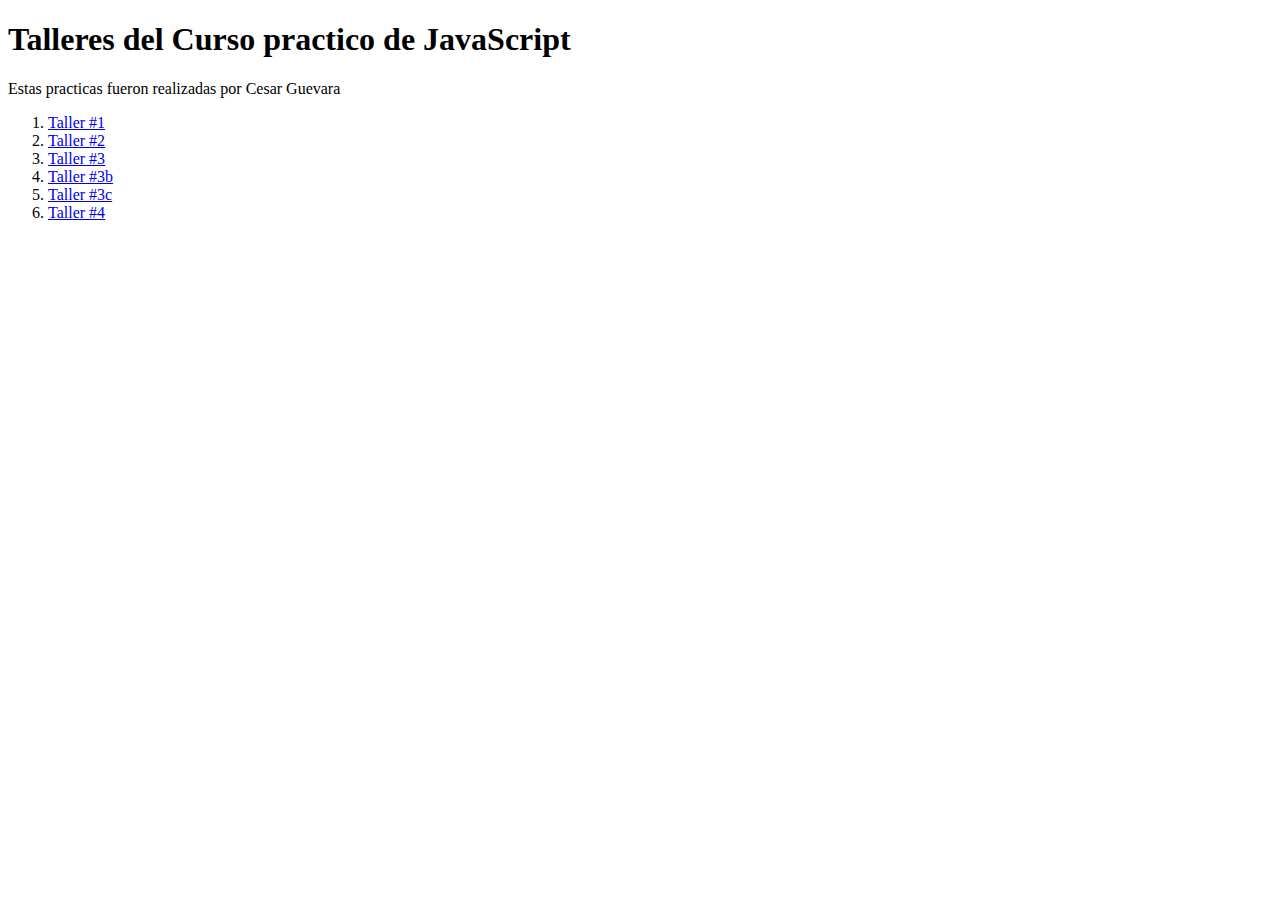
<file: index.html>
<!DOCTYPE html>
<html lang="en">
<head>
    <meta charset="UTF-8">
    <meta http-equiv="X-UA-Compatible" content="IE=edge">
    <meta name="viewport" content="width=device-width, initial-scale=1.0">
    <title>Home | Curso practico de JavaScript</title>
</head>
<body>
    <header>
        <h1>
            Talleres del Curso practico de JavaScript
        </h1>
        <p>Estas practicas fueron realizadas por Cesar Guevara</p>
    </header>
    <section>
        <nav>
            <ol>
                <li>
                    <a href="./figuras.html">Taller #1</a>
                </li>
                <li>
                    <a href="./descuentos.html">Taller #2</a>
                </li>
                <li>
                    <a href="./promedio.html">Taller #3</a>
                </li>
                <li>
                    <a href="./mediana.html">Taller #3b</a>
                </li>
                <li>
                    <a href="./moda.html">Taller #3c</a>
                </li>
                <li>
                    <a href="./salarios.html">Taller #4</a>
                </li>
            </ol>
        </nav>
    </section>
</body>
</html>
</file>
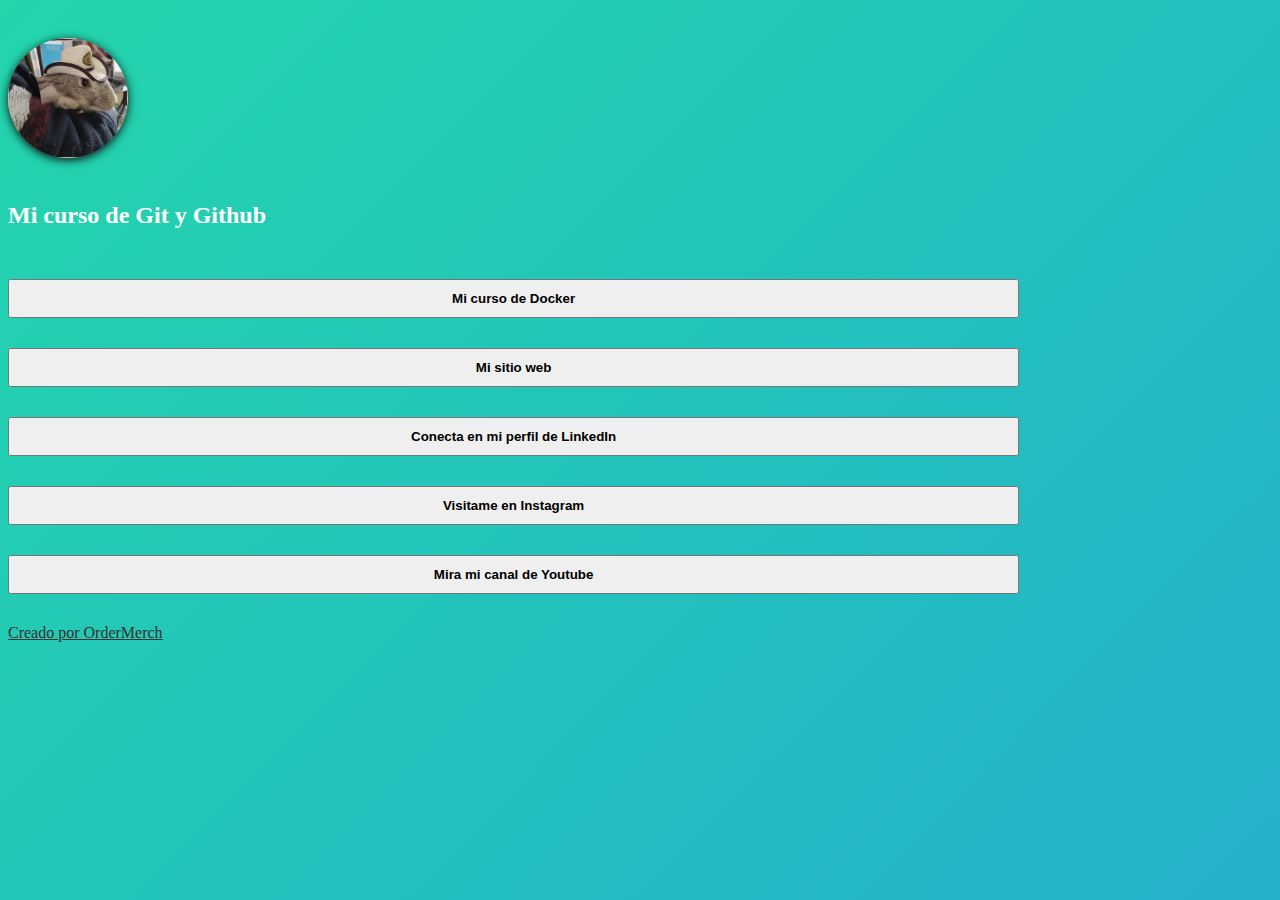
<file: docs/index.html>
<!DOCTYPE html>
<html lang="en" >

<head><meta http-equiv="Content-Type" content="text/html; charset=windows-1252">
    
    <title>Mi plantilla</title>

    <meta name="viewport" content="width=device-width, initial-scale=1">
    <link rel="stylesheet" href="assets/style.css">
    <link rel="stylesheet" href="https://stackpath.bootstrapcdn.com/bootstrap/4.1.3/css/bootstrap.min.css" integrity="sha384-MCw98/SFnGE8fJT3GXwEOngsV7Zt27NXFoaoApmYm81iuXoPkFOJwJ8ERdknLPMO" crossorigin="anonymous">
</head>

<body>
    <div class="container">
    <div class="col-xs-12">
            <div class="text-center" style="padding-top: 30px; padding-bottom: 30px;">
                <img class="backdrop linktree">
                <h2 style="color: #ffffff; padding-top: 20px;">Mi curso de Git y Github</h2>
            </div>
    </div>
    </div>


    <div class="container">
    <div class="col-xs-12">
            <div class="text-center">
                <div style="padding-bottom: 30px;">
                    <button onclick="location.href='#'" type="button" class="btn btn-outline-light shake" style="width: 80%; padding-top:10px; padding-bottom:10px; font-weight: 800;">Mi curso de Docker</button>
                </div>
                <div style="padding-bottom: 30px;">
                    <button onclick="location.href='#'" type="button" class="btn btn-outline-light" style="width: 80%; padding-top:10px; padding-bottom:10px; font-weight: 600;">Mi sitio web</button>
                </div>
                <div style="padding-bottom: 30px;">
                    <button onclick="location.href='#'" type="button" class="btn btn-outline-light" style="width: 80%; padding-top:10px; padding-bottom:10px; font-weight: 600;">Conecta en mi perfil de LinkedIn</button>
                </div>
                <div style="padding-bottom: 30px;">
                    <button onclick="location.href='#'" type="button" class="btn btn-outline-light" style="width: 80%; padding-top:10px; padding-bottom:10px; font-weight: 600;">Visitame en Instagram</button>
                </div>
                <div style="padding-bottom: 30px;">
                    <button onclick="location.href='#'" type="button" class="btn btn-outline-light" style="width: 80%; padding-top:10px; padding-bottom:10px; font-weight: 600;">Mira mi canal de Youtube</button>
                </div>
            </div>
    </div>
    </div>

        <div class="text-center">
            <a href="#" style="color: #34312f;" target="_blank">Creado por OrderMerch</a>
        </div>


    <script src="https://code.jquery.com/jquery-3.3.1.slim.min.js" integrity="sha384-q8i/X+965DzO0rT7abK41JStQIAqVgRVzpbzo5smXKp4YfRvH+8abtTE1Pi6jizo" crossorigin="anonymous"></script>
    <script src="https://cdnjs.cloudflare.com/ajax/libs/popper.js/1.14.3/umd/popper.min.js" integrity="sha384-ZMP7rVo3mIykV+2+9J3UJ46jBk0WLaUAdn689aCwoqbBJiSnjAK/l8WvCWPIPm49" crossorigin="anonymous"></script>
    <script src="https://stackpath.bootstrapcdn.com/bootstrap/4.1.3/js/bootstrap.min.js" integrity="sha384-ChfqqxuZUCnJSK3+MXmPNIyE6ZbWh2IMqE241rYiqJxyMiZ6OW/JmZQ5stwEULTy" crossorigin="anonymous"></script>
    <!-- This pre-lander was created by Brandon Nilsson -->
    <!-- You're welcome to edit, reproduce and change this template as long as original contributation stays present on the website at all times.  -->
</body>

</html>
</file>
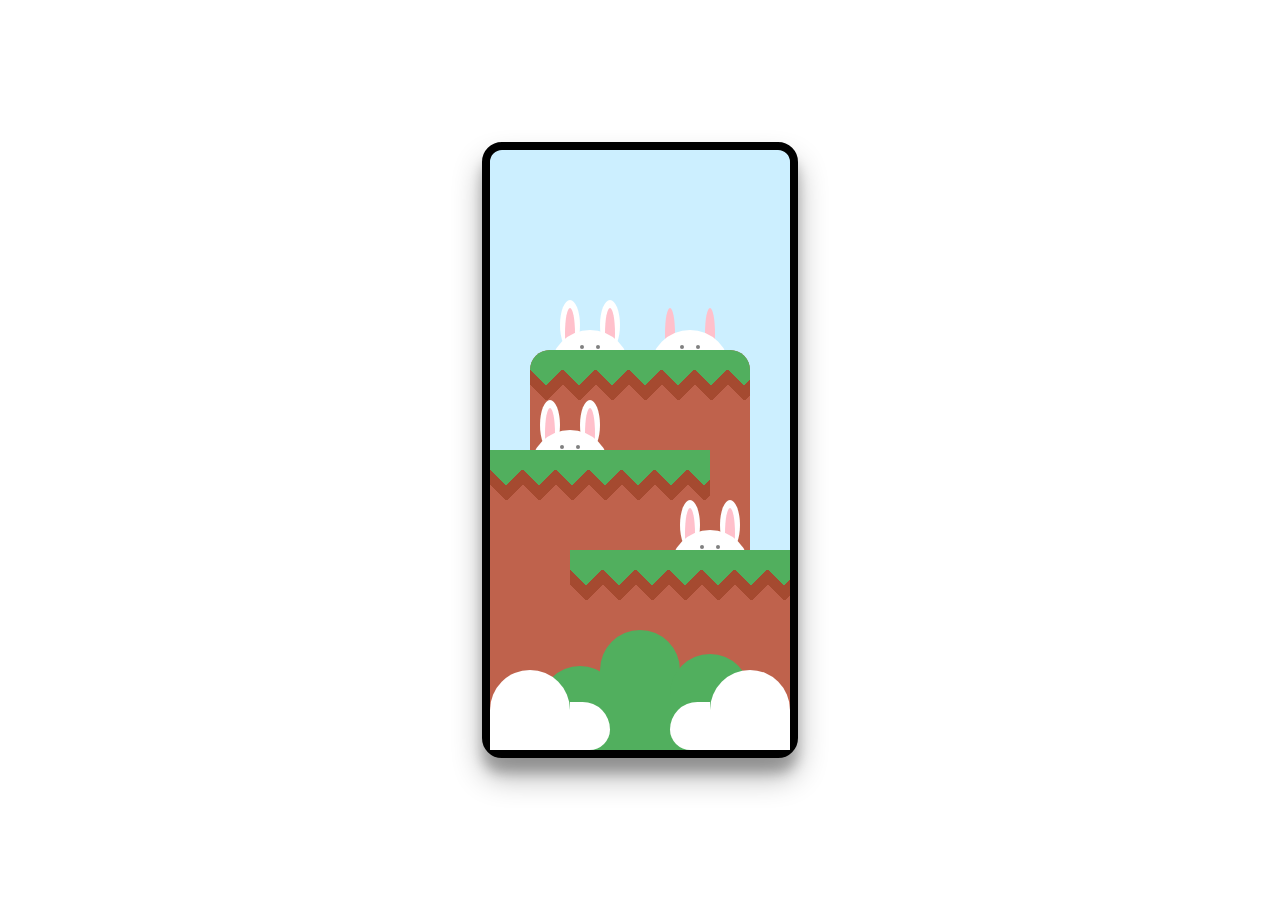
<file: docs/pages/animations.html>
<!DOCTYPE html>
<html lang="en">
<head>
    <meta charset="UTF-8">
    <meta http-equiv="X-UA-Compatible" content="IE=edge">
    <meta name="viewport" content="width=device-width, initial-scale=1.0">
    <title>Document</title>
    <style>
        :root{
            --dark-brown: #a54a30;
            --light-brown: #bf624c;
            --dark-green:#51af5e;
            --light-green: #51af5e;
            --shadow: 0 19px 38px rgba(0,0,0,0.30),
                    0   15px 12px rgba(0,0,0,0.22);

        }
        body{
            margin: 0;
            height: 100vh;
            width: 100%;
            display: grid;
            place-items: center;
        }
        .phone{
            position: relative;
            border: 8px solid black;
            border-radius: 20px;
            height: 600px;
            width: 300px;
            background: #CCEFFF;
            box-shadow: 0 19px 30px rgba(0, 0, 0, 0.30), 0 15px 12px rgba(0, 0, 0, 0.22);
        }
        .layer-1{
            position: absolute;
            z-index: 1;
            height: 450px;
            width: 80px;
            bottom: 0;
            right: 60px;
            
            animation-name: layer;
            animation-duration: 1s;
            animation-timing-function: ease-in-out;
            animation-iteration-count: infinite;
        }
        @keyframes layer{
            0%{
                bottom: 0;
            }
            25%{
                bottom: -80px;
            }
            100%{
                bottom: 0;
            }
        }
        .layer-2{
            position: absolute;
            z-index: 2;
            height: 450px;
            width: 80px;
            bottom: 0;
            left: 60px;

            animation-name: layer;
            animation-duration: 2s;
            animation-timing-function: ease-in-out;
            animation-iteration-count: infinite;
        }
        .layer-3{
            position: absolute;
            z-index: 3;
            left: 0;
            right: 0;
            margin: 0 auto;
            width: 220px;
            height: 400px;
            background: var(--light-brown);
            bottom: 0;
            overflow: hidden;
            box-shadow: gray;
            border-radius: 20px;
        }
        .layer-4{
            position: absolute;
            z-index: 4;
            height: 350px;
            width: 80px;
            bottom: 0;
            left: 40px;

            animation-name: layer;
            animation-duration: 0.5s;
            animation-timing-function: ease-in-out;
            animation-iteration-count: infinite;
        }
        .layer-5{
            position: absolute;
            border-radius: 20px;
            z-index: 5;
            width: 220px;
            height: 300px;
            background: var(--light-brown);
            bottom: 0;
        }
        .layer-6{
            position: absolute;
            z-index: 6;
            height: 250px;
            width: 80px;
            bottom: 0;
            right: 40px;

            animation-name: layer;
            animation-duration: 1.5s;
            animation-timing-function: ease-in-out;
            animation-iteration-count: infinite;
        }
        .layer-7{
            position: absolute;
            z-index: 7;
            width: 220px;
            height: 200px;
            background: var(--light-brown);
            bottom: 0;
            right: 0px;
            
            border-radius: 20px;
        }
        .layer-8{
            position: absolute;
            z-index: 8;
            width: 200px;
            height: 120px;
            left: 0;
            right: 0;
            bottom: 0;
            margin: 0 auto;
        }
        .layer-8__left-lawn {
            background: var(--dark-green);
            border-radius: 40px 40px 0 0;
            bottom: 0;
            display: inline-block;
            height: 70%;
            left: 0;
            position: absolute;
            width: 80px;
        }
        .layer-8__right-lawn {
            background: var(--dark-green);
            border-radius: 40px 40px 0 0;
            bottom: 0;
            display: inline-block;
            height: 80%;
            left: 130px;
            position: absolute;
            width: 80px;
        }
        .layer-8__center-lawn {
            background: var(--dark-green);
            border-radius: 40px 40px 0 0;
            bottom: 0;
            display: inline-block;
            height: 100%;
            left: 60px;
            position: absolute;
            width: 80px;
        }
        .layer-9{
            position: absolute;
            z-index: 9;
            width: 100px;
            height: 80px;
            bottom: 0;
            left: 0;
        }
        .layer-9__left-cloud {
            background: white;
            border-radius: 40px 40px 0 0;
            display: inline-block;
            height: 100%;
            left: 0;
            position: absolute;
            width: 80px;
        }
        .layer-9__right-cloud {
            background: white;
            border-radius: 0 40px 30px 0;
            bottom: 0;
            display: inline-block;
            height: 60%;
            left: 80px;
            position: absolute;
            width: 40px;
        }
        .layer-10{
            position: absolute;
            z-index: 10;
            width: 100px;
            height: 80px;
            bottom: 0;
            right: 0px;
        }
        .layer-10__right-cloud {
            background: white;
            border-radius: 40px 40px 0 0;
            display: inline-block;
            height: 100%;
            right: 0px;
            position: absolute;
            width: 80px;
        }
        .layer-10__left-cloud {
            background: white;
            border-radius: 40px 0 0 30px;
            bottom: 0;
            display: inline-block;
            height: 60%;
            right: 80px;
            position: absolute;
            width: 40px;
        }
        .left-ear--outer{
            background: white;
            border-radius: 90%;
            width: 20px;
            height: 50px;
            position: absolute;
            left: 10px;
        }
        .left-ear--inner{
            background: pink;
            border-radius: 90%;
            width: 10px;
            height: 50px;
            position: absolute;
            left: 15px;
            top: 8px;
        }
        .right-ear--outer{
            background: white;
            border-radius: 90%;
            width: 20px;
            height: 50px;
            position: absolute;
            right: 10px;
        }
        .right-ear--inner{
            background: pink;
            border-radius: 90%;
            width: 10px;
            height: 50px;
            position: absolute;
            right: 15px;
            top: 8px;
        }
        .head{
            background: white;
            border-radius: 50%;
            height: 80px;
            left: 0;
            right: 0;
            margin: 0 auto;
            position: absolute;
            top: 30px;
            width: 100%;
        }
        .head__eye{
            background: gray;
            border-radius: 50%;
            width: 4px;
            height: 4px;
            position: absolute;
            top: 15px;

            animation-name: blink;
            animation-duration: 2s;
            animation-iteration-count: infinite;
        }

        @keyframes blink {
            0%{
                height: 4px;
            }
            5%{
                transform: translate(0px, 2px);
                height: 1px;
            }
            10%{
                transform: translate(0px, 0px);
                height: 4px;
            }
        }

        .head__eye--left{
            left: 30px;
        }
        .head__eye--right{
            right: 30px;
        }
        .lawn{
            background: var(--dark-green);
            height: 20px;
            width: 100%;
        }
        .land{
            background: linear-gradient(135deg, var(--dark-green) 25%, transparent 25%) -50px 0,
                        linear-gradient(-135deg, var(--dark-green) 25%, transparent 25%) -50px 0,
                        linear-gradient(45deg, var(--light-brown) 25%, transparent 25%),
                        linear-gradient(-45deg, transparent 25%, var(--dark-brown) 25%);
           
            background-size: 33px 30px;
            height: 30px;
            width: 100%;
            
        }
        input[type=checkbox] {
            appearance: none;
            cursor: pointer;
            height: 50px;
            margin: 0;
            position: relative;
            top: 0;
            width: 80px;
            z-index: 2;
        }
    </style>
</head>
<body>
    <div class="phone">
        <!--Conejo 1-->
        <div class="layer-1">
            <input type="checkbox" name="" id="">
            <div class="left-ear--outer"></div>
            <div class="left-ear--inner"></div>
            <div class="right-ear--outer"></div>
            <div class="right-ear--inner"></div>
            <div class="head">
                <div class="head__eye head__eye--left"></div>
                <div class="head__eye head__eye--right"></div>
            </div>
        </div> 
        <!--Conejo 2-->
        <div class="layer-2">
            <div class="left-ear--outer"></div>
            <div class="left-ear--inner"></div>
            <div class="right-ear--outer"></div>
            <div class="right-ear--inner"></div>
            <div class="head">
                <div class="head__eye head__eye--left"></div>
                <div class="head__eye head__eye--right"></div>
            </div>
        </div> 
        <!--Muro 1-->
        <div class="layer-3">
            <div class="lawn"></div>
            <div class="land"></div>
        </div>
        <!--Conejo 3-->
        <div class="layer-4">
            <div class="left-ear--outer"></div>
            <div class="left-ear--inner"></div>
            <div class="right-ear--outer"></div>
            <div class="right-ear--inner"></div>
            <div class="head">
                <div class="head__eye head__eye--left"></div>
                <div class="head__eye head__eye--right"></div>
            </div>
        </div>
        <!--Muro 2-->
        <div class="layer-5">
            <div class="lawn"></div>
            <div class="land"></div>
        </div>
        <!--Conejo 4-->
        <div class="layer-6">
            <div class="left-ear--outer"></div>
            <div class="left-ear--inner"></div>
            <div class="right-ear--outer"></div>
            <div class="right-ear--inner"></div>
            <div class="head">
                <div class="head__eye head__eye--left"></div>
                <div class="head__eye head__eye--right"></div>
            </div>
        </div>
        <!--Muro 3-->
        <div class="layer-7">
            <div class="lawn"></div>
            <div class="land"></div>
        </div>
        <!--Arbusto 1-->
        <div class="layer-8">
            <div class="layer-8__left-lawn"></div>
            <div class="layer-8__center-lawn"></div>
            <div class="layer-8__right-lawn"></div>
        </div>
        <!--Arbusto 2-->
        <div class="layer-9">
            <div class="layer-9__left-cloud"></div>
            <div class="layer-9__right-cloud"></div>
        </div>
        <!--Arbusto 3-->
        <div class="layer-10">
            <div class="layer-10__left-cloud"></div>
            <div class="layer-10__right-cloud"></div>
        </div>
    </div>
</body>
</html>
</file>
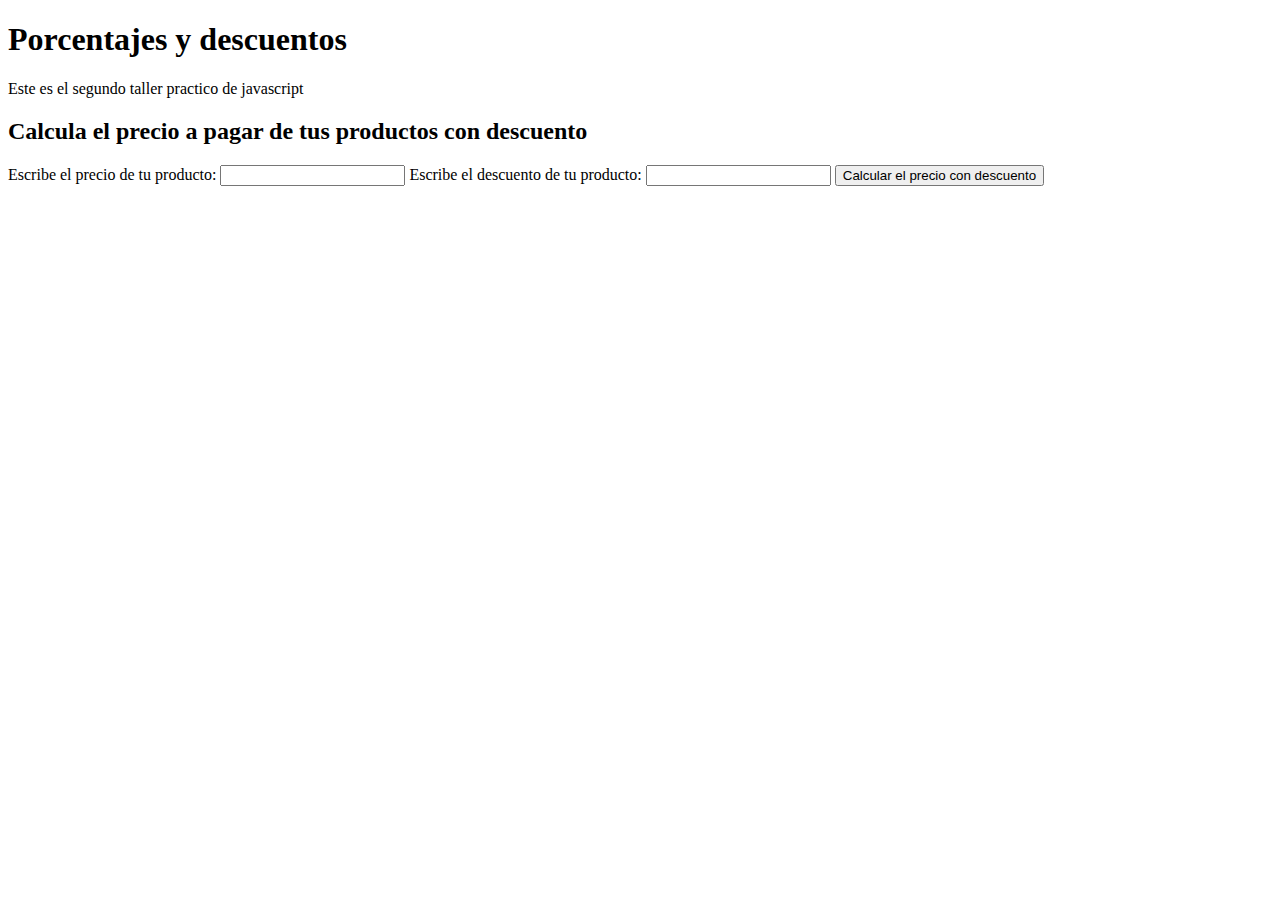
<file: docs/pages/descuentos.html>
<!DOCTYPE html>
<html lang="en">
<head>
    <meta charset="UTF-8">
    <meta http-equiv="X-UA-Compatible" content="IE=edge">
    <meta name="viewport" content="width=device-width, initial-scale=1.0">
    <title>Porcentajes y descuentos | Curso practico de platzi</title>
</head>
<body>
    <header>
        <h1>Porcentajes y descuentos</h1>
        <p>Este es el segundo taller practico de javascript</p>
    </header>
    <section>
        <h2>Calcula el precio a pagar de tus productos con descuento</h2>
        <form>
            <label for="InputPrice">Escribe el precio de tu producto: </label>
            <input id = "InputPrice" type="number">

            <label for="InputDiscount">Escribe el descuento de tu producto: </label>
            <input id = "InputDiscount" type="number">

            <button type ="button" onclick="onClickButtonPriceDiscount()">
                Calcular el precio con descuento
            </button>
            <p id="ResultP"></p>
        </form>
    </section>
    <script src="../js/descuentos.js"></script>
</body>
</html>
</file>
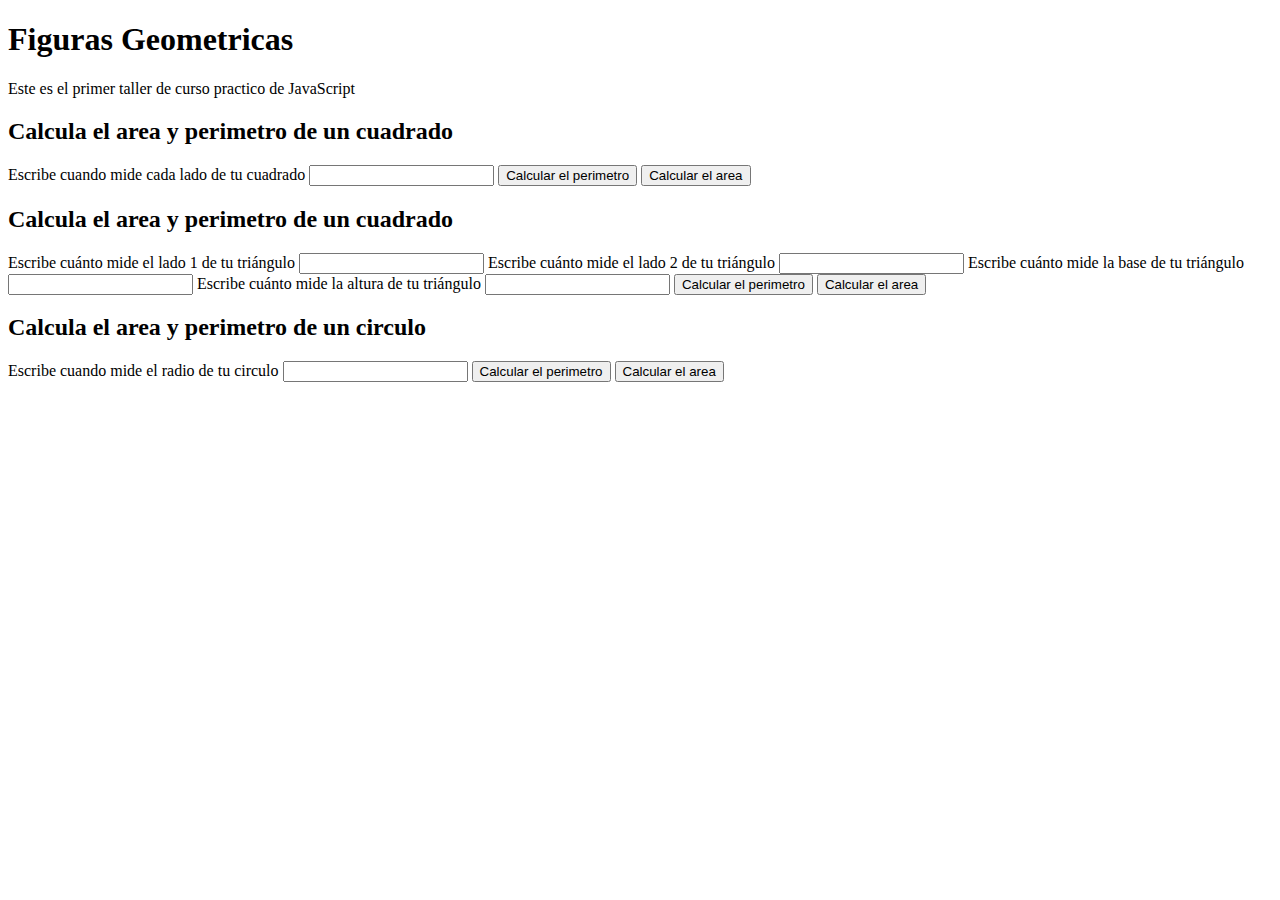
<file: docs/pages/figuras.html>
<!DOCTYPE html>
<html lang="en">
<head>
    <meta charset="UTF-8">
    <meta http-equiv="X-UA-Compatible" content="IE=edge">
    <meta name="viewport" content="width=device-width, initial-scale=1.0">
    <title>Figuras geometricas | Curso practico platzi</title>
</head>
<body>
    <header>
        <h1>
            Figuras Geometricas
        </h1>
        <p>Este es el primer taller de curso practico de JavaScript</p>
    </header>
    <section>
        <h2>Calcula el area y perimetro de un cuadrado</h2>
        <form >
            <label for="InputCuadrado">
                Escribe cuando mide cada lado de tu cuadrado
            </label>
            <input id="InputCuadrado" type="number" />
            <button type="button" onclick="calcularPerimetroCuadrado()">
                Calcular el perimetro
            </button>
            <button type="button" onclick="calcularAreaCuadrado()">
                Calcular el area
            </button>
            
        </form> 
    </section>
    <section>
        <h2>Calcula el area y perimetro de un cuadrado</h2>
        <form >
            <label for="ladoTriangulo1">Escribe cuánto mide el lado 1 de tu triángulo</label>
            <input type="number" id="ladoTriangulo1"/>
            
            <label for="ladoTriangulo2">Escribe cuánto mide el lado 2 de tu triángulo</label>
            <input type="number" id="ladoTriangulo2"/>
            
            <label for="baseTriangulo">Escribe cuánto mide la base de tu triángulo</label>
            <input type="number" id="baseTriangulo"/>
            
            <label for="alturaTriangulo">Escribe cuánto mide la altura de tu triángulo</label>   
            <input type="number" id="alturaTriangulo"/>

            <button type="button" onclick="calcularPerimetroTriangulo()">
                Calcular el perimetro
            </button>
            <button type="button" onclick="calcularAreaTriangulo()">
                Calcular el area
            </button>
        </form> 
    </section>
    <section>
        <h2>Calcula el area y perimetro de un circulo</h2>
        <form >
            <label for="radioCirculo">
                Escribe cuando mide el radio de tu circulo
            </label>
            <input id="radioCirculo" type="number" />
            <button type="button" onclick="calcularPerimetroCirculo()">
                Calcular el perimetro
            </button>
            <button type="button" onclick="calcularAreaCirculo()">
                Calcular el area
            </button>
            
        </form> 
    </section>
    <script src="../js/figuras.js"></script>
</body>
</html>
</file>
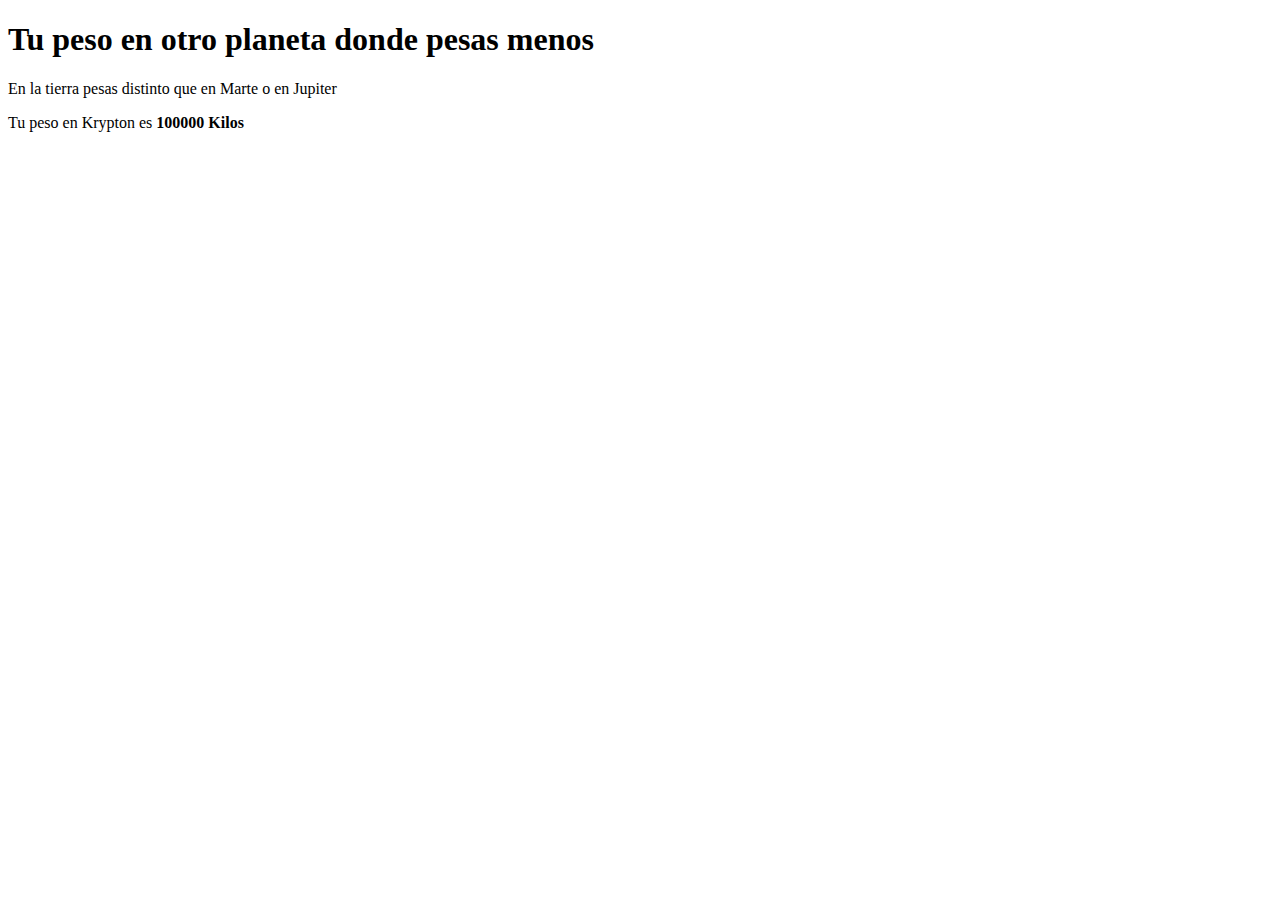
<file: docs/pages/pesosenPlanetas.html>
<!DOCTYPE html>
<html>
  <head>
    <title>Tu peso en otro planeta</title>
  </head>
  <body>
    <h1>Tu peso en otro planeta donde pesas menos</h1>
    <p>En la tierra pesas distinto que en Marte o en Jupiter</p>
    <script>
      var usuario = prompt("¿Cual es tu peso?");
      var planeta = parseInt(prompt("Elige tu planeta\n1 es Marte, 2 es Jupiter"));
      var peso = parseInt(usuario);
      var g_mercurio = 3.7;
      var g_venus = 8.8;
      var g_tierra = 9.8;
      var g_marte = 3.7;
      var g_jupiter = 24.8;
      var g_saturno = 10.44;
      var g_urano = 8.8;
      var g_neptuno = 11.15;
      var peso_final;
      var nombre = "";
      if(planeta == 1){
        peso_final = peso * g_marte / g_tierra;
        nombre = "Marte";
      }
      else if (planeta == 2){
        peso_final = peso * g_jupiter / g_tierra;
        nombre = "Jupiter";
      }
      else {
        peso_final = 100000;
        nombre = "Krypton";
      }
      peso_final = parseInt(peso_final);
      document.write("Tu peso en " + nombre + " es <strong>" + peso_final + " Kilos</strong>");
    </script>
  </body>
</html>
</file>
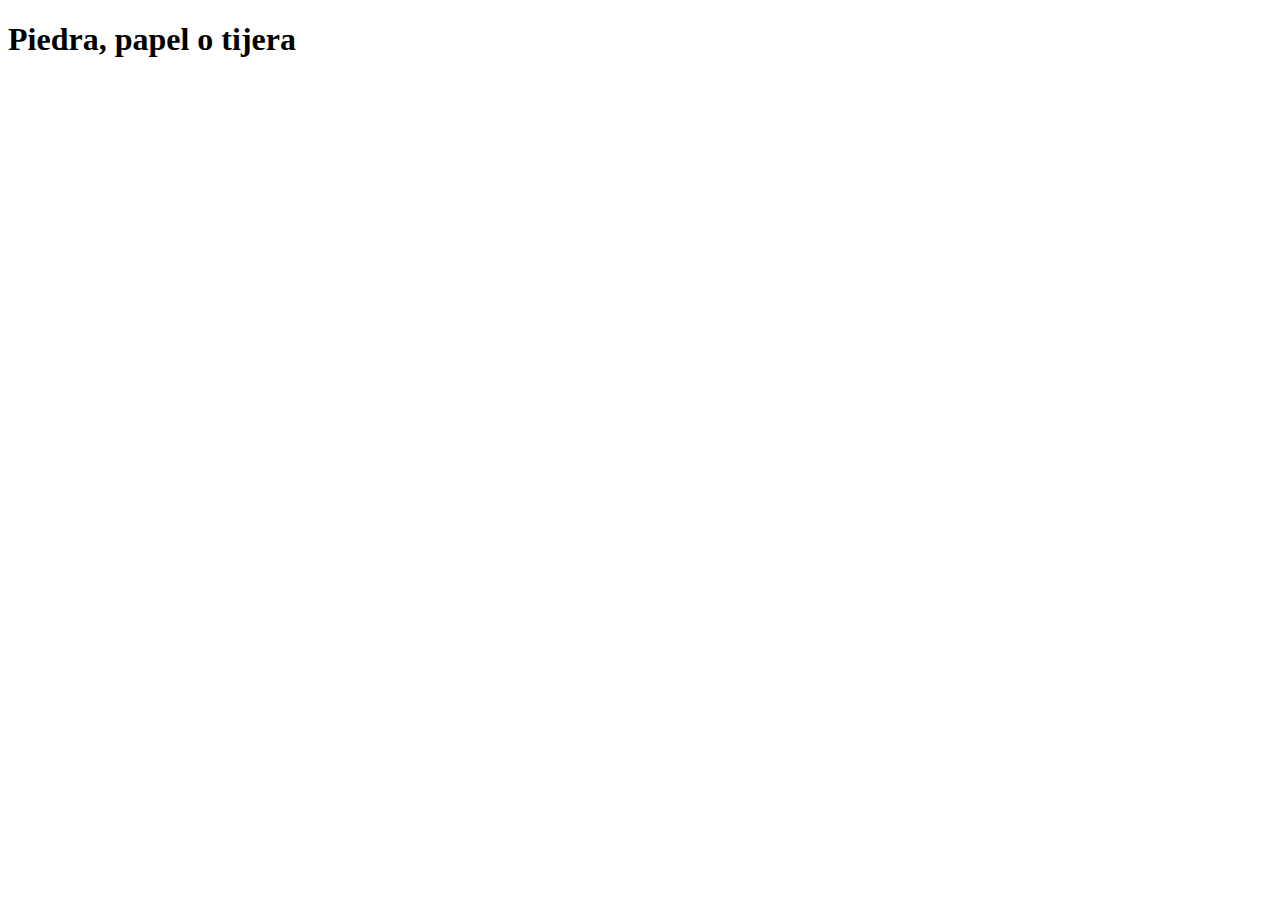
<file: docs/pages/piedrapapeltijera.html>
<!DOCTYPE html>
<html lang="en">
    <head>
        <meta charset="UTF-8">
        <meta name="viewport" content="width=device-width, initial-scale=1.0">
        <title>Piedra, papel o tijera</title>
        <script src="../js/piedrapapeltijeras.js"></script>
    </head>
    <body>
        <h1>Piedra, papel o tijera</h1>
    </body>
</html>
</file>
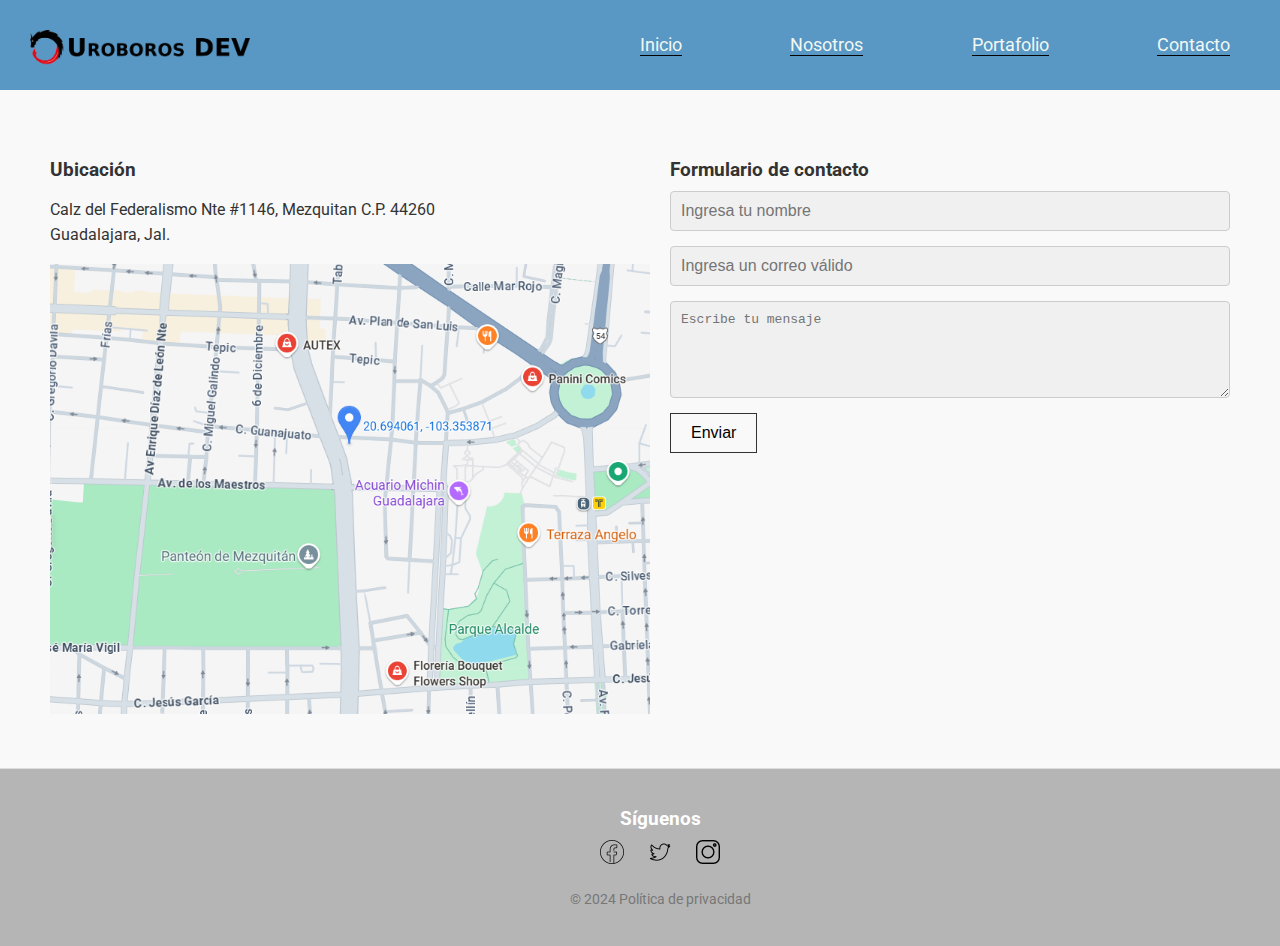
<file: docs/pages/uroboros-pages/contactopage.html>
<!DOCTYPE html>
<html lang="en">
<head>
    <meta charset="UTF-8">
    <meta name="viewport" content="width=device-width, initial-scale=1.0">
    <title>Uroboros Dev</title>
    <link rel="stylesheet" href="/docs/styles/uroboros-style/uroborostyle.css">
    <link rel="icon" href="/docs/assets/uroboros-assets/Logo.png">
    <link rel="stylesheet" href="/docs/styles/uroboros-style/contacto.css">
</head>
<body>
    <header>
        <nav>
            <section class="nav-logo-container">
                <a href="/docs/pages/uroboros-pages/iniciopage.html"><img src="/docs/assets/uroboros-assets/Logo-nav.png" alt="Logo"></a>
            </section>
            <section class="links-navbar">
                <a href="/docs/pages/uroboros-pages/iniciopage.html">Inicio</a>
                <a href="/docs/pages/uroboros-pages/nosotrospage.html">Nosotros</a>
                <a href="/docs/pages/uroboros-pages/proyectos.html">Portafolio</a>
                <a href="/docs/pages/uroboros-pages/contactopage.html">Contacto</a>
            </section>
        </section>
        </nav>
    <main class="contacto">
        <div class="info">
      <h3>Ubicación</h3>
      <p>Calz del Federalismo Nte #1146, Mezquitan C.P. 44260<br>Guadalajara, Jal.</p>
        <a href="https://maps.app.goo.gl/nNvbjFaF1ViqXpfU7"><img src="/docs/assets/uroboros-assets/mapa.png" alt=""></a>
      
    </div>

    <div class="formulario">
      <h3>Formulario de contacto</h3>
      <form>
        <input type="text" placeholder="Ingresa tu nombre" required>
        <input type="email" placeholder="Ingresa un correo válido" required>
        <textarea placeholder="Escribe tu mensaje" rows="5" required></textarea>
        <button type="submit">Enviar</button>
      </form>
    </div>
    </main>
    <footer class="contacto-footer">
    <div class="siguenos">
      <h3>Síguenos</h3>
      <div class="redes">
        <a href="https://es-la.facebook.com/"><img src="/docs/assets/uroboros-assets/logo-de-facebook.png" alt=""></a>
        <a href="https://x.com/"><img src="/docs/assets/uroboros-assets/twitter.png" alt=""></a>
        <a href="https://www.instagram.com/"><img src="/docs/assets/uroboros-assets/instagram.png" alt=""></a>
      </div>
    </div>
    <p class="copy">&copy; 2024 Política de privacidad</p>
  </footer>
</body>
</html>
</file>
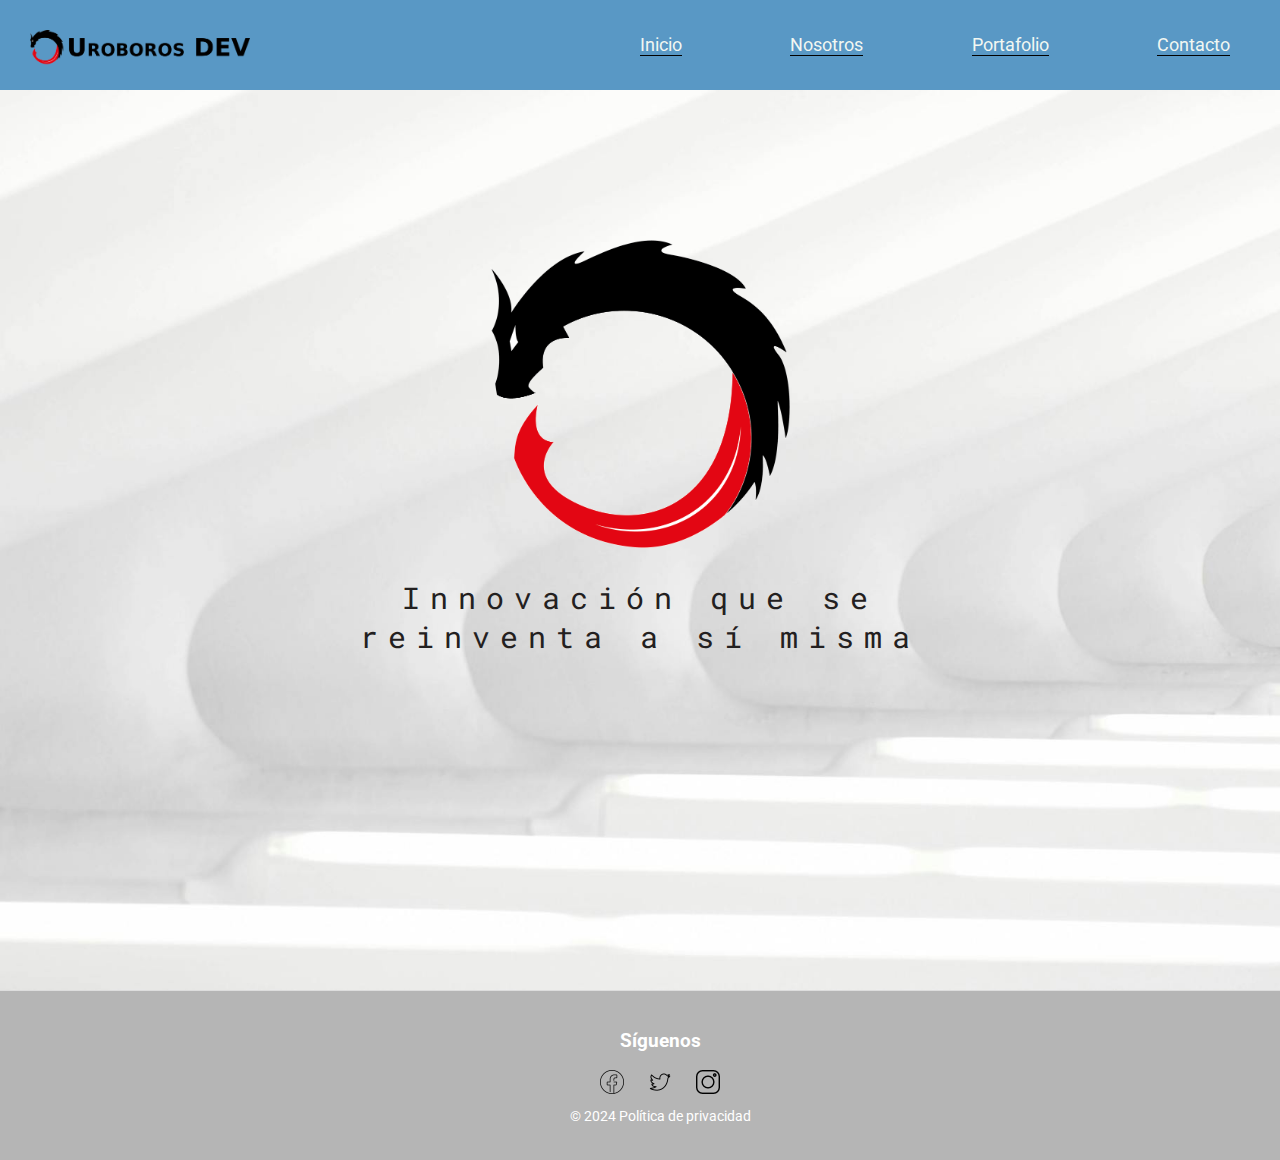
<file: docs/pages/uroboros-pages/iniciopage.html>
<!DOCTYPE html>
<html lang="en">
<head>
    <meta charset="UTF-8">
    <meta name="viewport" content="width=device-width, initial-scale=1.0">
    <title>Urobodos Dev</title>
    <link rel="stylesheet" href="/docs/styles/uroboros-style/uroborostyle.css">
    <link rel="icon" href="/docs/assets/uroboros-assets/Logo.png">
</head>
<body>
    <header>
        <nav>
            <section class="nav-logo-container">
                <a href="/docs/pages/uroboros-pages/iniciopage.html"><img src="/docs/assets/uroboros-assets/Logo-nav.png" alt="Logo"></a>
            </section>
            <section class="links-navbar">
                <a href="/docs/pages/uroboros-pages/iniciopage.html">Inicio</a>
                <a href="/docs/pages/uroboros-pages/nosotrospage.html">Nosotros</a>
                <a href="/docs/pages/uroboros-pages/proyectos.html">Portafolio</a>
                <a href="/docs/pages/uroboros-pages/contactopage.html">Contacto</a>
            </section>
        </section>
        </nav>
    </header>

    <main class="home-main">
        <section>
            <img class="home-main-img" src="/docs/assets/uroboros-assets/Logo.png" alt="logo">
            
            <p class="home-main-text"> Innovación que se </br>reinventa a sí misma</p>
            
        </section>
    </main>
    <footer class="contacto-footer">
    <div class="siguenos">
      <h3>Síguenos</h3>
      <div class="redes">
        <a href="https://es-la.facebook.com/"><img src="/docs/assets/uroboros-assets/logo-de-facebook.png" alt=""></a>
        <a href="https://x.com/"><img src="/docs/assets/uroboros-assets/twitter.png" alt=""></a>
        <a href="https://www.instagram.com/"><img src="/docs/assets/uroboros-assets/instagram.png" alt=""></a>
      </div>
    </div>
    <p class="copy">&copy; 2024 Política de privacidad</p>
  </footer>
</body>
</html>
</file>
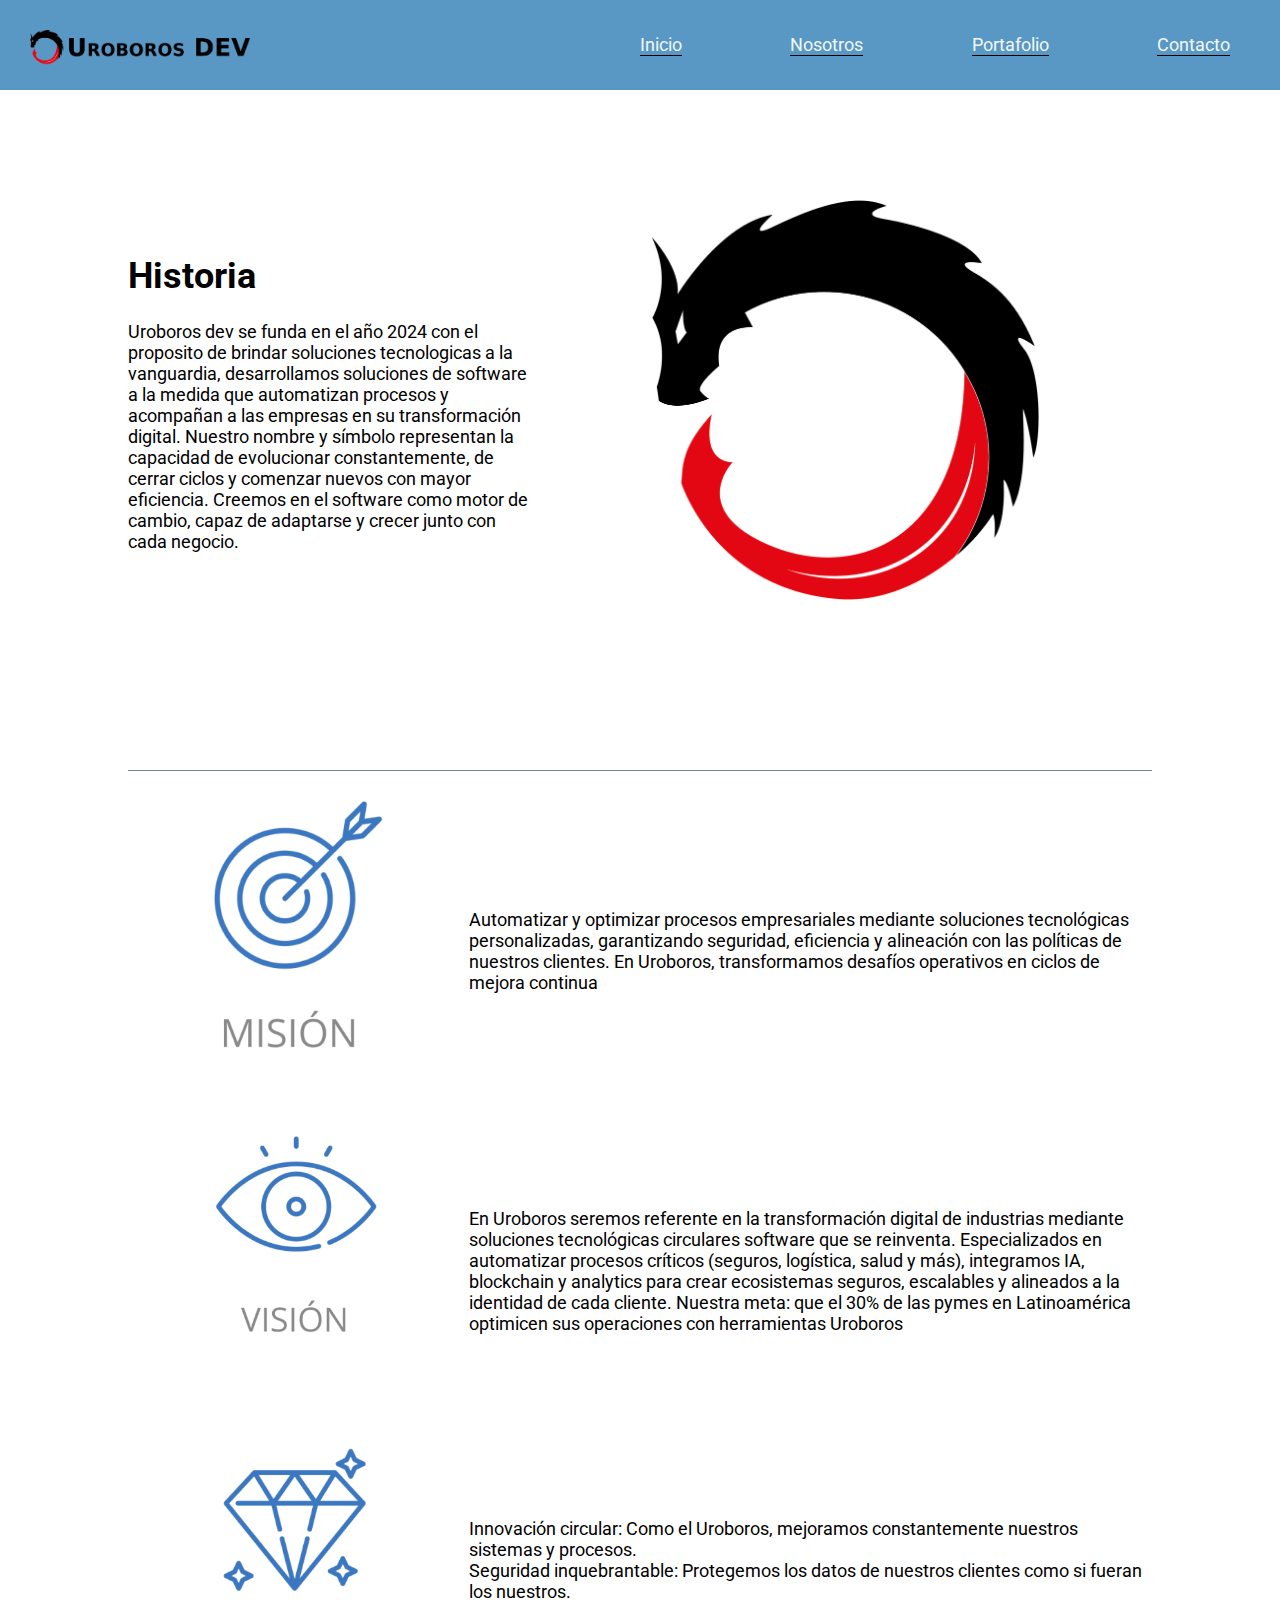
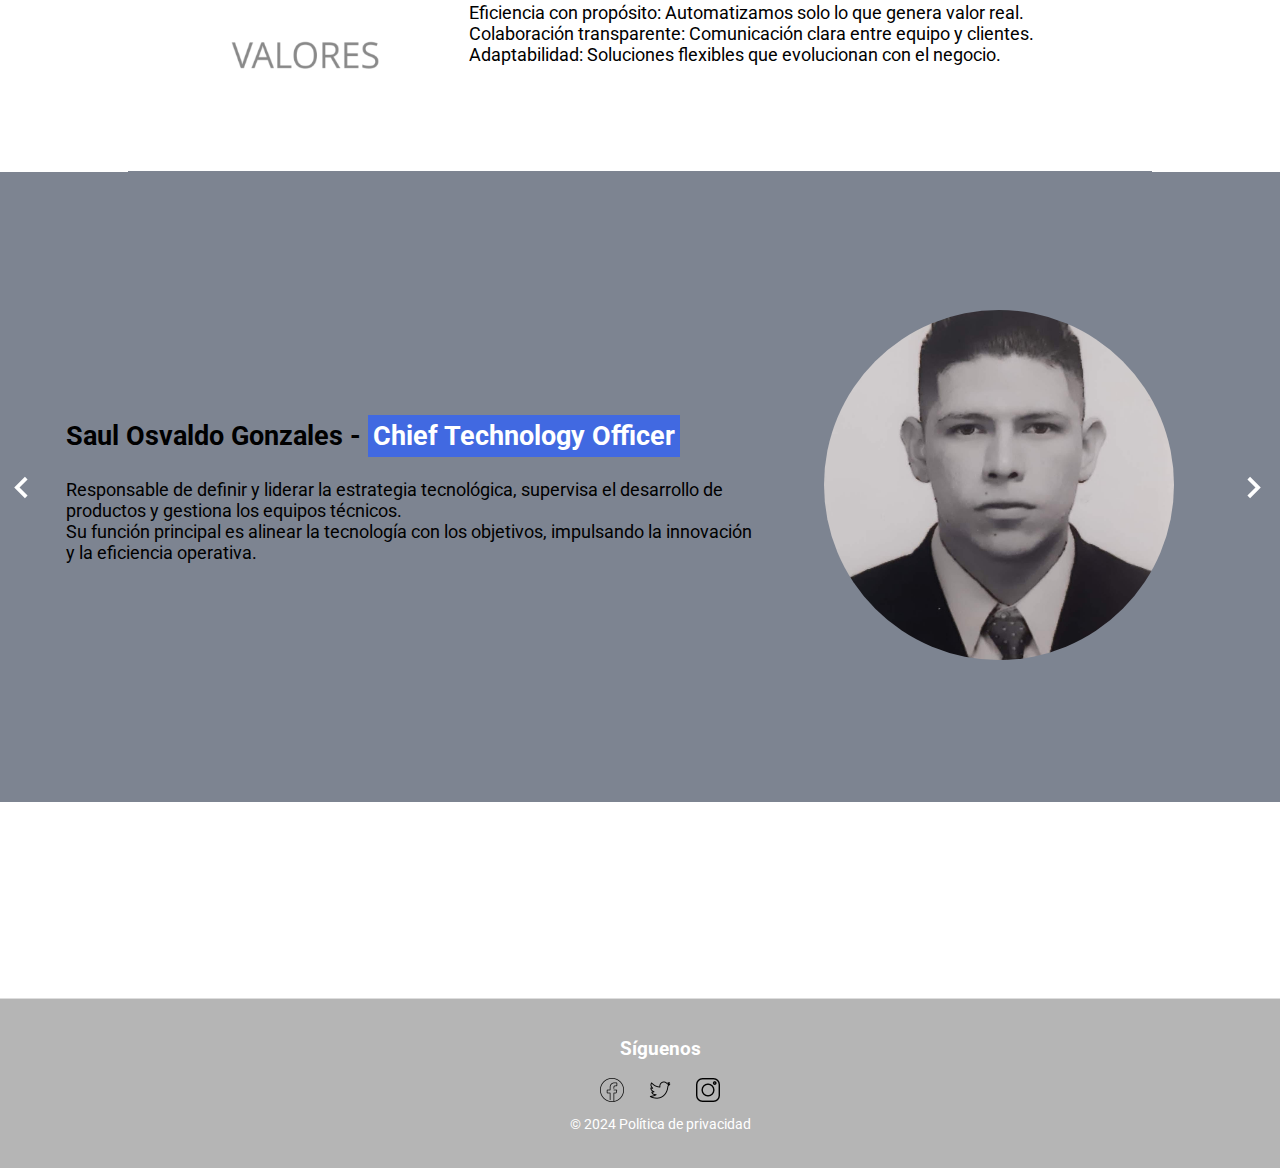
<file: docs/pages/uroboros-pages/nosotrospage.html>
<!DOCTYPE html>
<html lang="en">
<head>
    <meta charset="UTF-8">
    <meta name="viewport" content="width=device-width, initial-scale=1.0">
    <title>Uroboros Dev</title>
    <link rel="stylesheet" href="/docs/styles/uroboros-style/uroborostyle.css">
    <link rel="icon" href="/docs/assets/uroboros-assets/Logo.png">
    <link rel="stylesheet" href="/docs/styles/uroboros-style/nosotros.css">
</head>
<body>
    <header>
        <nav>
            <section class="nav-logo-container">
                <a href="/docs/pages/uroboros-pages/iniciopage.html"><img src="/docs/assets/uroboros-assets/Logo-nav.png" alt="Logo"></a>
            </section>
            <section class="links-navbar">
                <a href="/docs/pages/uroboros-pages/iniciopage.html">Inicio</a>
                <a href="/docs/pages/uroboros-pages/nosotrospage.html">Nosotros</a>
                <a href="/docs/pages/uroboros-pages/proyectos.html">Portafolio</a>
                <a href="/docs/pages/uroboros-pages/contactopage.html">Contacto</a>
            </section>
        </section>
        </nav>
    </header>
    <main>
        <section class="hero">
            <div class="info">
                <h1>Historia</h1>
                <p>Uroboros dev se funda en el año 2024 con el proposito de brindar soluciones tecnologicas a la vanguardia, desarrollamos soluciones de software a la medida que automatizan procesos y acompañan a las empresas en su transformación digital. Nuestro nombre y símbolo representan la capacidad de evolucionar constantemente, de cerrar ciclos y comenzar nuevos con mayor eficiencia. Creemos en el software como motor de cambio, capaz de adaptarse y crecer junto con cada negocio.</p>
            </div>
            <img class="hero-image" src="/docs/assets/uroboros-assets/Logo.png" alt="">
        </section>
        <section class="valores">
            <div class="item item-image">
                <img src="/docs/assets/uroboros-assets/mision.png" alt="">
            </div>
            <div class="item item-text">
                <p>Automatizar y optimizar procesos empresariales mediante soluciones tecnológicas personalizadas, garantizando seguridad, eficiencia y alineación con las políticas de nuestros clientes. En Uroboros, transformamos desafíos operativos en ciclos de mejora continua</p>
            </div>
            <div class="item item-image">
                <img src="/docs/assets/uroboros-assets/vision.png" alt="">
            </div>
            <div class="item item-text">
                <p>En Uroboros seremos referente en la transformación digital de industrias mediante soluciones tecnológicas circulares software que se reinventa. Especializados en automatizar procesos críticos (seguros, logística, salud y más), integramos IA, blockchain y analytics para crear ecosistemas seguros, escalables y alineados a la identidad de cada cliente. Nuestra meta: que el 30% de las pymes en Latinoamérica optimicen sus operaciones con herramientas Uroboros</p>
            </div>
            <div class="item item-image">
                <img src="/docs/assets/uroboros-assets/valores.png" alt="">
            </div>
            <div class="item item-text">
                <p>Innovación circular: Como el Uroboros, mejoramos constantemente nuestros sistemas y procesos.
                </br>Seguridad inquebrantable: Protegemos los datos de nuestros clientes como si fueran los nuestros.
                </br>Eficiencia con propósito: Automatizamos solo lo que genera valor real.
                </br>Colaboración transparente: Comunicación clara entre equipo y clientes.
                </br>Adaptabilidad: Soluciones flexibles que evolucionan con el negocio.</p>
            </div>
        </section>
    </main>
    <section class="testimony">
            <div class="testimony__container container">
                <img src="/docs/assets/uroboros-assets/arrowleft.svg" class="testimony__arrow" id="before">

                <section class="testimony__body testimony__body--show" data-id="1">
                    <div class="testimony__texts">
                        <h2 class="subtitle">Saul Osvaldo Gonzales - <span class="testimony__course">Chief Technology Officer</span></h2>
                        <p class="testimony__review">Responsable de definir y liderar la estrategia tecnológica, supervisa el desarrollo de productos y gestiona los equipos técnicos. <br> Su función principal es alinear la tecnología con los objetivos, impulsando la innovación y la eficiencia operativa.</p>
                    </div>

                    <figure class="testimony__picture">
                        <img src="/docs/assets/uroboros-assets/saul.jpeg" class="testimony__img">
                    </figure>
                </section>

                <section class="testimony__body" data-id="2">
                    <div class="testimony__texts">
                        <h2 class="subtitle">Paul Ezequiel Hernandez - <span class="testimony__course">Data Engineer</span></h2>
                        <p>Especialista en analizar, transformar y estructurar la información. Lo que permite tomar decisiones con base en análisis claros y bien estructurados. Convirtiendo los datos en decisiones estratégicas y en una ventaja competitiva para nuestros clientes.</p>
                    </div>

                    <figure class="testimony__picture">
                        <img src="/docs/assets/uroboros-assets/paul.jpg" class="testimony__img">
                    </figure>
                </section>

                <section class="testimony__body" data-id="3">
                    <div class="testimony__texts">
                        <h2 class="subtitle">Cesar Guevara - <span class="testimony__course">Software Architect</span></h2>
                        <p class="testimony__review">Se encarga de diseñar las estructuras técnicas de nuestras soluciones. Su trabajo garantiza que cada sistema sea escalable, funcional y alineado con los objetivos del cliente.</p>
                    </div>

                    <figure class="testimony__picture">
                        <img src="/docs/assets/uroboros-assets/cesar.jpg" class="testimony__img">
                    </figure>
                </section>

                <section class="testimony__body" data-id="4">
                    <div class="testimony__texts">
                        <h2 class="subtitle">Edwin Abraham Luna - <span class="testimony__course">Frontend Developer</span></h2>
                        <p class="testimony__review">Encargado de desarrollar las interfaces con las que interactúan los usuarios. Su enfoque está en lograr experiencias visuales atractivas, intuitivas y eficientes. </p>
                    </div>

                    <figure class="testimony__picture">
                        <img src="/docs/assets/uroboros-assets/edwin.jpg" class="testimony__img">
                    </figure>
                </section>
                <section class="testimony__body" data-id="5">
                    <div class="testimony__texts">
                        <h2 class="subtitle">Oscar Rodriguez - <span class="testimony__course">Backend Developer.</span></h2>
                        <p class="testimony__review">Responsable de la lógica del sistema, la gestión de bases de datos y la seguridad del servidor. Su trabajo es fundamental para que todo lo que el usuario no ve, funcione correctamente. </p>
                    </div>

                    <figure class="testimony__picture">
                        <img src="/docs/assets/uroboros-assets/oscar.jpg" class="testimony__img">
                    </figure>
                </section>

                <img src="/docs/assets/uroboros-assets/arrow.svg" class="testimony__arrow" id="next">
            </div>
        </section>
        <section class="relleno">
            <p></p>
        </section>
    <footer class="contacto-footer">
    <div class="siguenos">
      <h3>Síguenos</h3>
      <div class="redes">
        <a href="https://es-la.facebook.com/"><img src="/docs/assets/uroboros-assets/logo-de-facebook.png" alt=""></a>
        <a href="https://x.com/"><img src="/docs/assets/uroboros-assets/twitter.png" alt=""></a>
        <a href="https://www.instagram.com/"><img src="/docs/assets/uroboros-assets/instagram.png" alt=""></a>
      </div>
    </div>
    <p class="copy">&copy; 2024 Política de privacidad</p>
  </footer>
    <script src="/docs/js/slider.js"></script>
</body>
</html>
</file>
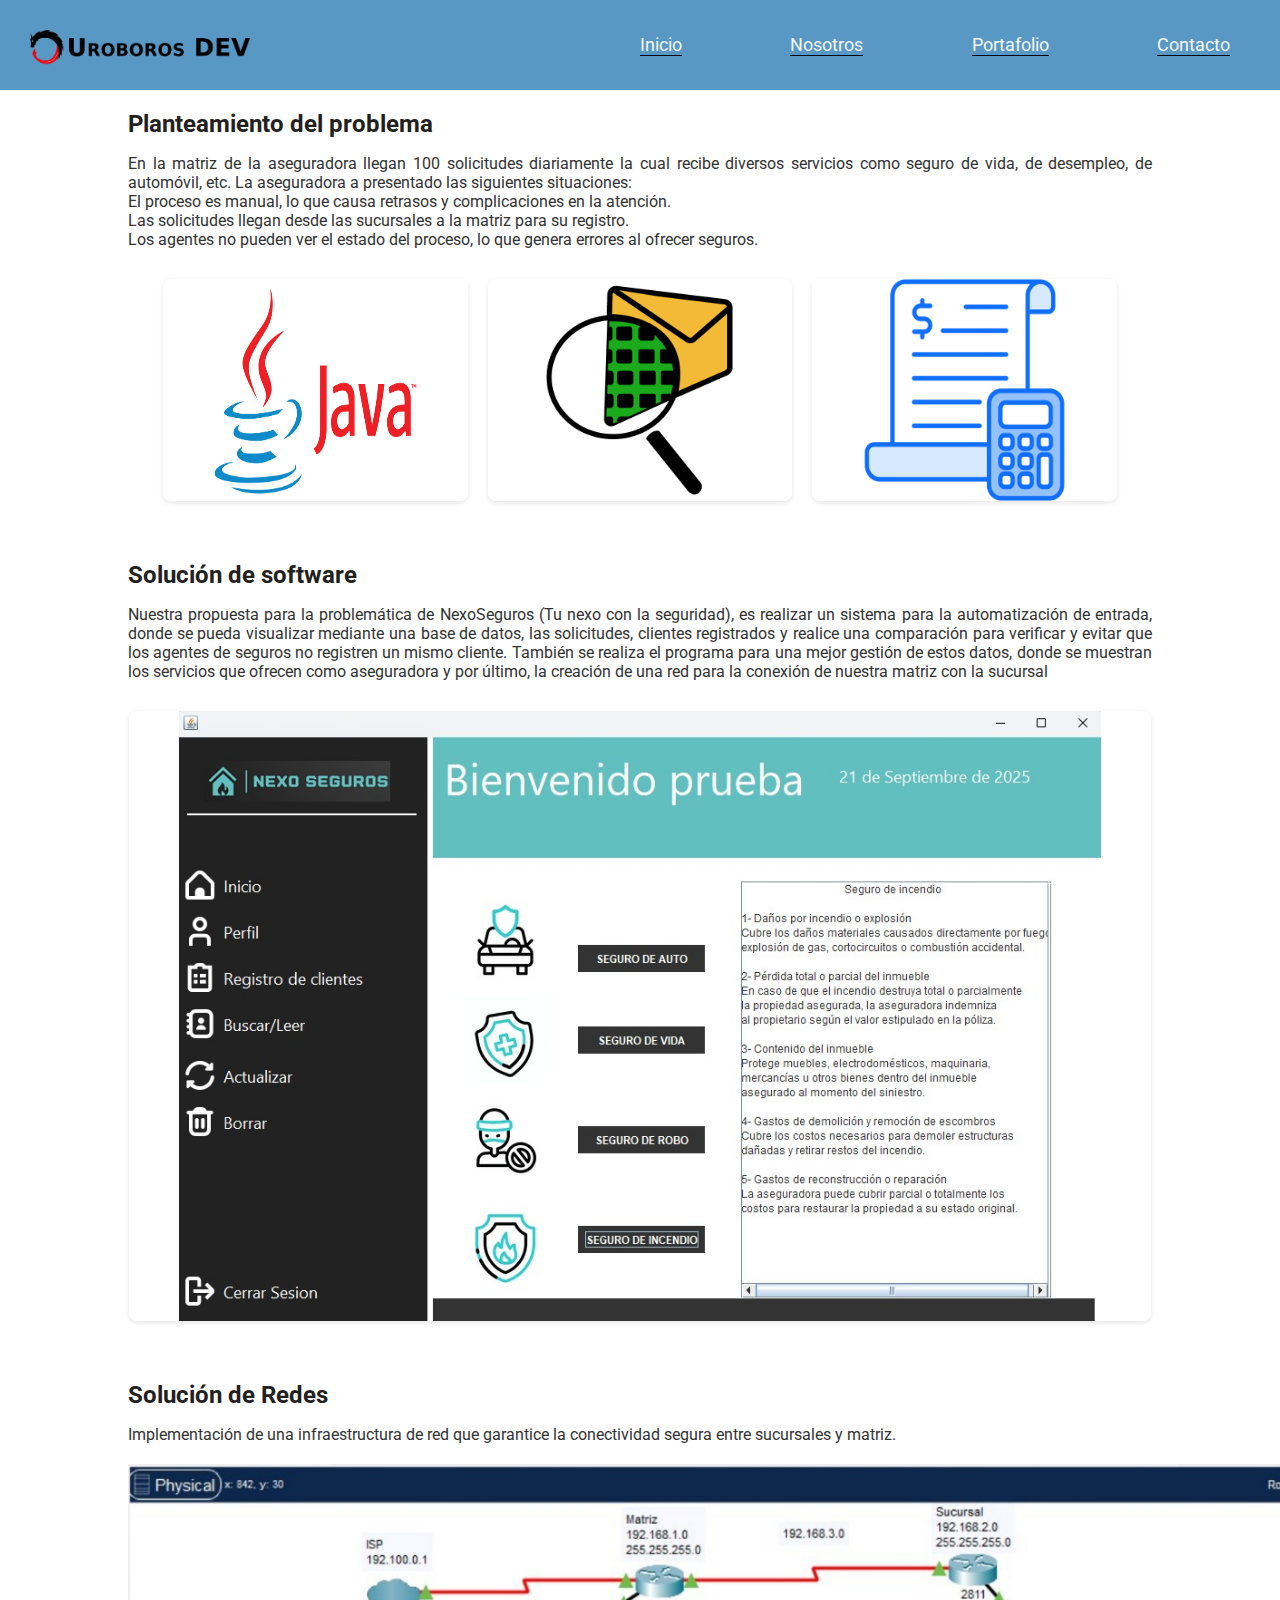
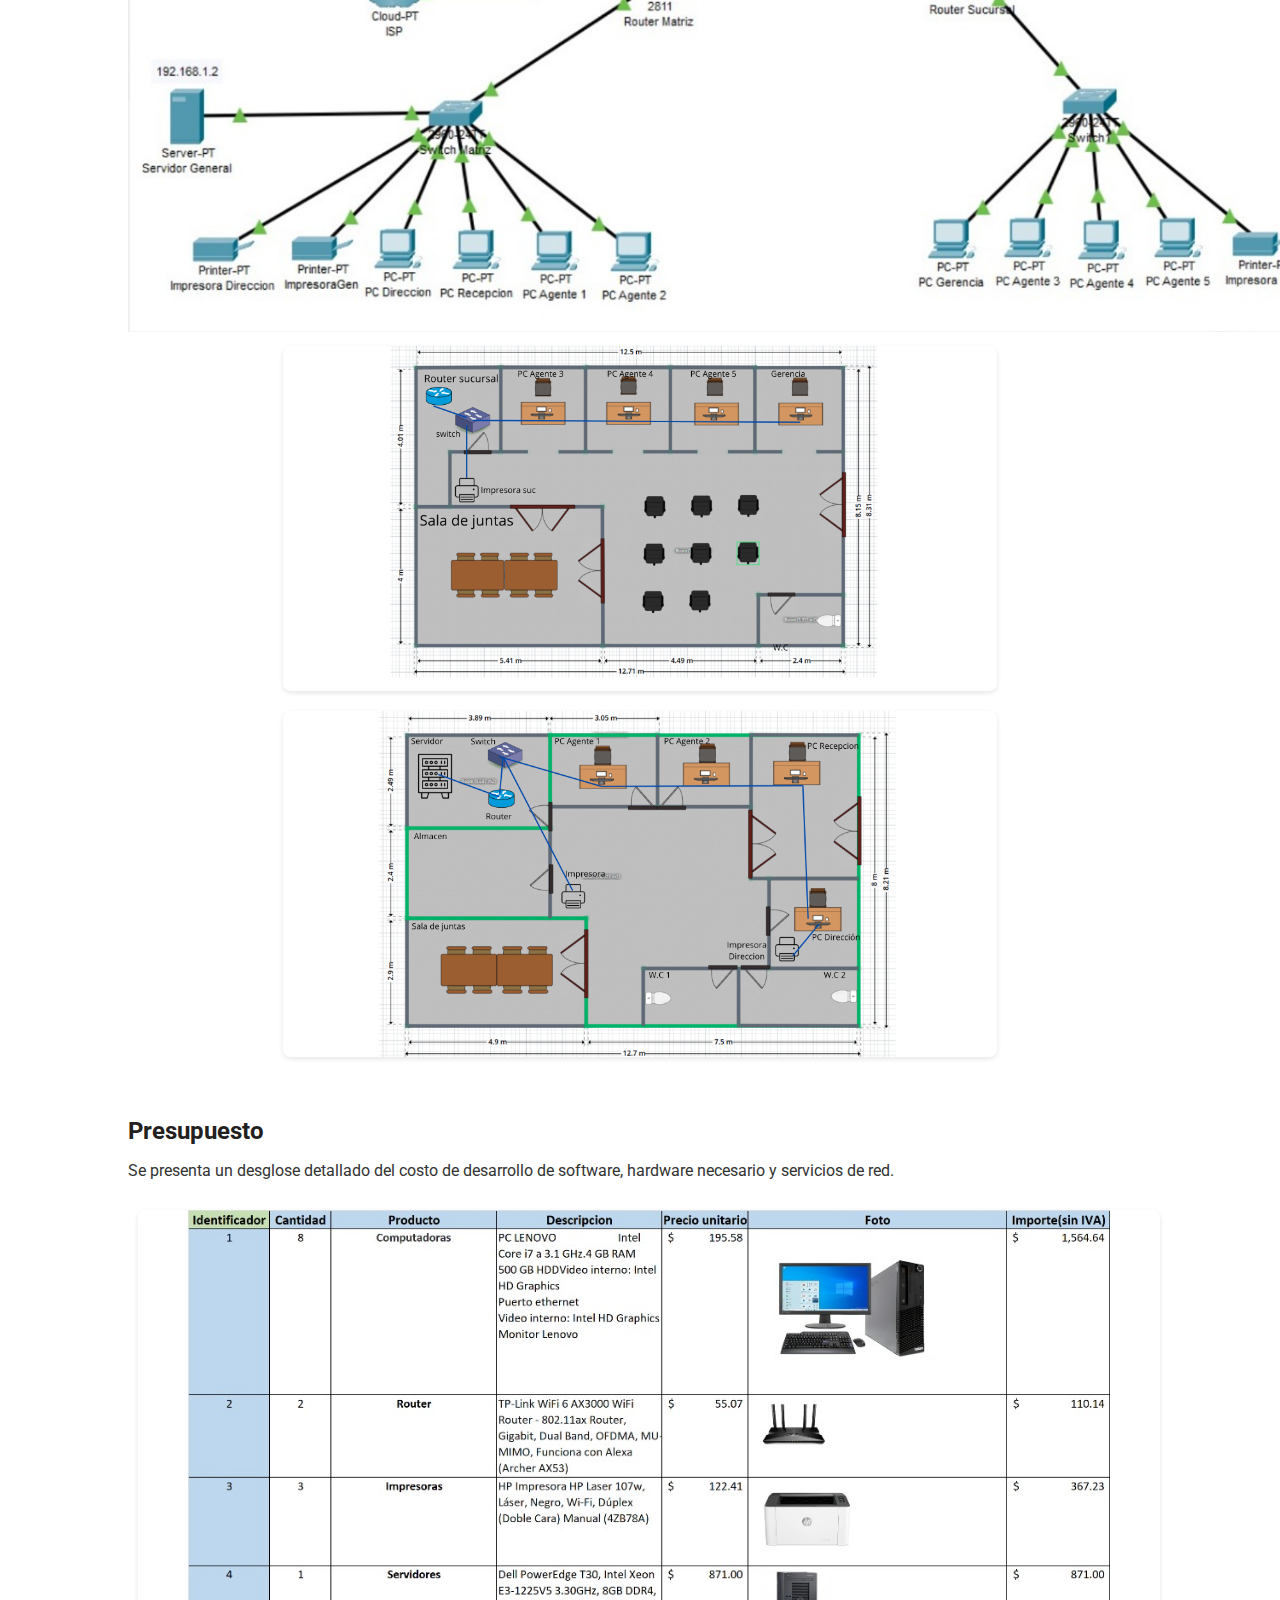
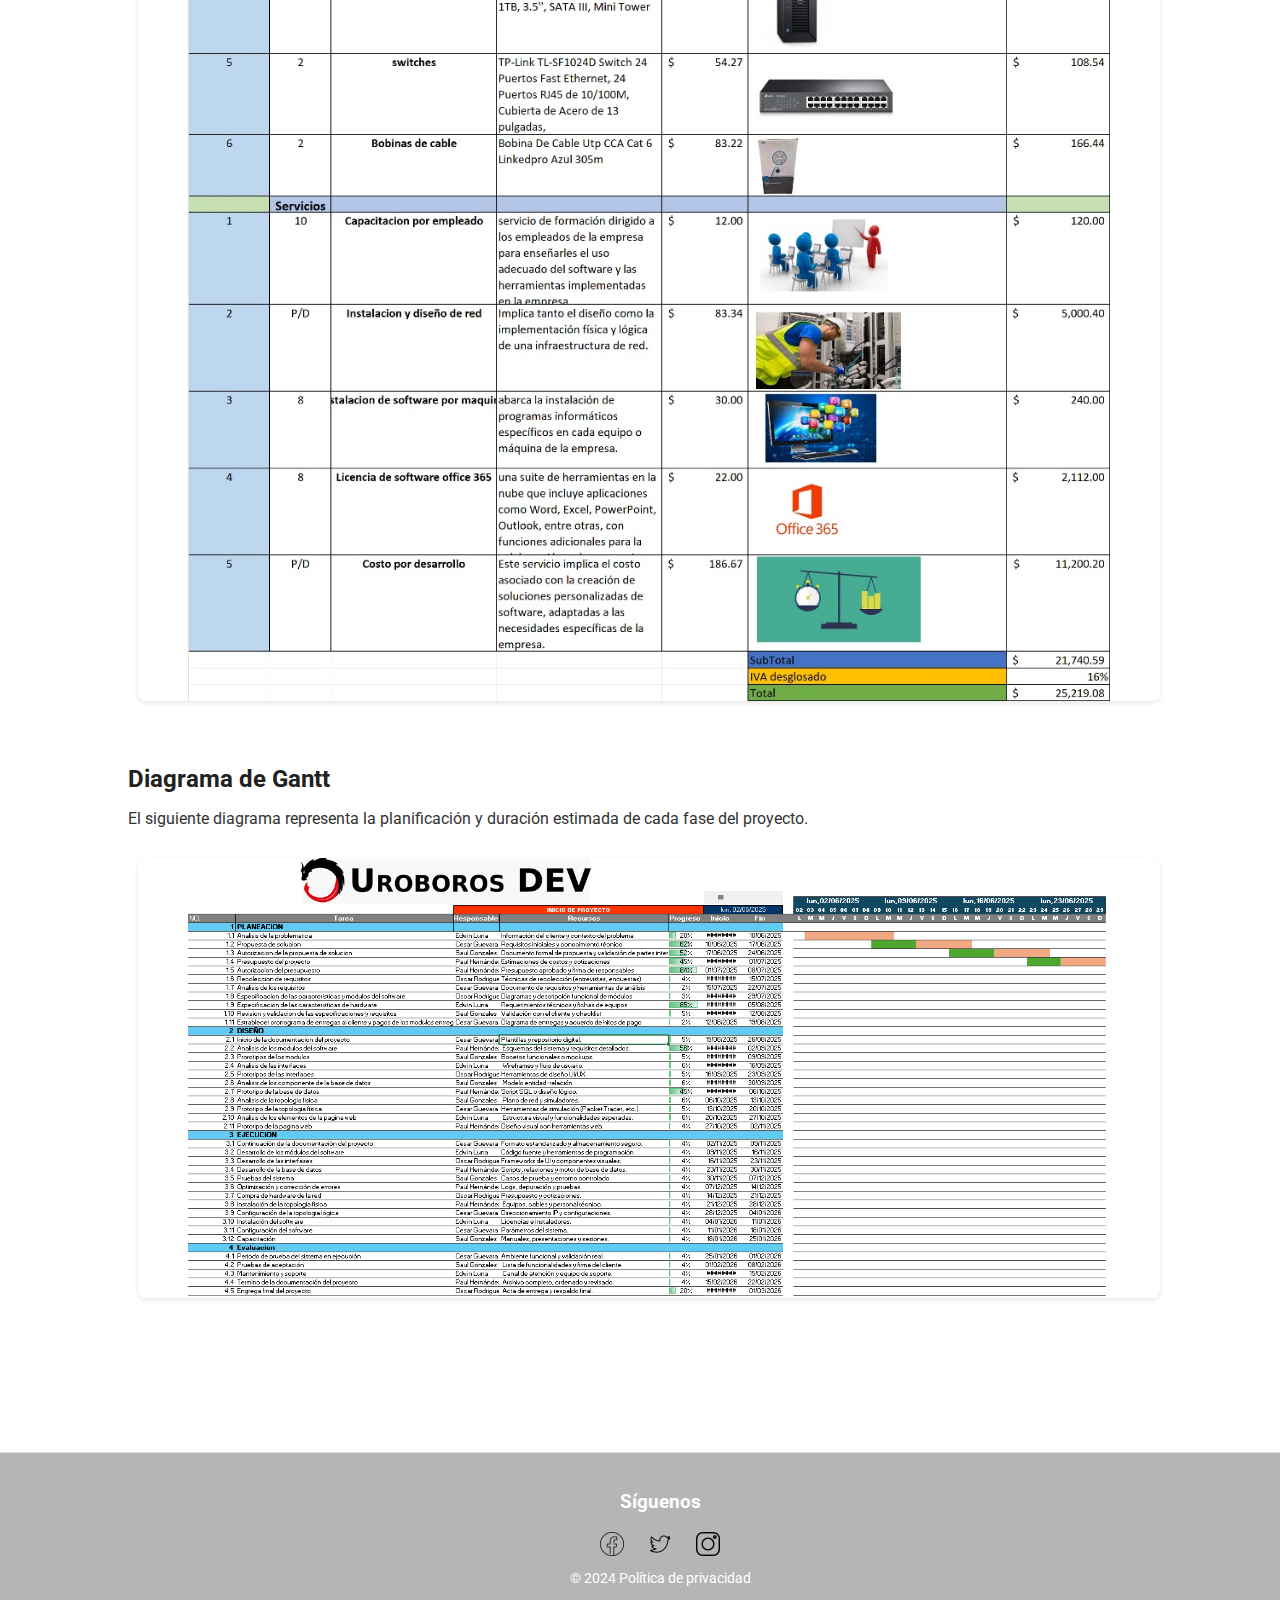
<file: docs/pages/uroboros-pages/proyectos.html>
<!DOCTYPE html>
<html lang="en">
<head>
    <meta charset="UTF-8">
    <meta name="viewport" content="width=device-width, initial-scale=1.0">
    <title>Uroboros Dev</title>
    <link rel="stylesheet" href="/docs/styles/uroboros-style/uroborostyle.css">
    <link rel="icon" href="/docs/assets/uroboros-assets/Logo.png">
    <link rel="stylesheet" href="/docs/styles/uroboros-style/proyectos.css">
</head>
<body>
    <header>
        <nav>
            <section class="nav-logo-container">
                <a href="/docs/pages/uroboros-pages/iniciopage.html"><img src="/docs/assets/uroboros-assets/Logo-nav.png" alt="Logo"></a>
            </section>
            <section class="links-navbar">
                <a href="/docs/pages/uroboros-pages/iniciopage.html">Inicio</a>
                <a href="/docs/pages/uroboros-pages/nosotrospage.html">Nosotros</a>
                <a href="/docs/pages/uroboros-pages/proyectos.html">Portafolio</a>
                <a href="/docs/pages/uroboros-pages/contactopage.html">Contacto</a>
            </section>
        </section>
        </nav>
    </header>
    <main>
    <section class="seccion">
      <h2>Planteamiento del problema</h2>
      <p>En la matriz de la aseguradora llegan 100 solicitudes diariamente la cual recibe diversos servicios como seguro de vida, de desempleo, de automóvil, etc.
        La aseguradora a presentado las siguientes situaciones:
        <br>El proceso es manual, lo que causa retrasos y complicaciones en la atención.
        <br>Las solicitudes llegan desde las sucursales a la matriz para su registro.
        <br>Los agentes no pueden ver el estado del proceso, lo que genera errores al ofrecer seguros.</p>
      <div class="imagenes imagenes-chicas">
        <img src="/docs/assets/uroboros-assets/Java-logo.png" alt="Imagen 1">
        <img src="/docs/assets/uroboros-assets/cisco.png" alt="Imagen 2">
        <img src="/docs/assets/uroboros-assets/budget.png" alt="Imagen 3">
      </div>
    </section>

    <!-- Solución ofimática -->
    <section class="seccion">
      <h2>Solución de software</h2>
      <p>Nuestra propuesta para la problemática de NexoSeguros (Tu nexo con la seguridad), es realizar un sistema para la automatización de entrada, donde se pueda visualizar mediante una base de datos, las solicitudes, clientes registrados y realice una comparación para verificar y evitar que los agentes de seguros no registren un mismo cliente.
También se realiza el programa para una mejor gestión de estos datos, donde se muestran los servicios que ofrecen como aseguradora y por último, la creación de una red para la conexión de nuestra matriz con la sucursal</p>
      <div class="imagenes imagen-grande">
        <img src="/docs/assets/uroboros-assets/interfaz.jpg" alt="Solución Ofimática">
      </div>
    </section>

    <!-- Solución de redes -->
    <section class="seccion">
      <h2>Solución de Redes</h2>
      <p>Implementación de una infraestructura de red que garantice la conectividad segura entre sucursales y matriz.</p>
      <img class="img-red" src="/docs/assets/uroboros-assets/redes.jpeg" alt="">
      <div class="imagenes imagenes-medianas">
        <img src="/docs/assets/uroboros-assets/1.png" alt="Red 1">
        <img src="/docs/assets/uroboros-assets/2.png" alt="Red 2">
      </div>
    </section>

    <!-- Presupuesto -->
    <section class="seccion">
      <h2>Presupuesto</h2>
      <p>Se presenta un desglose detallado del costo de desarrollo de software, hardware necesario y servicios de red.</p>
      <div class="imagenes imagen-grande">
        <a href="https://1drv.ms/x/c/050fdb44004ce09d/EQHXoyPWBT9NibhLr4RCMpgB6RLl0jlPV9Y6yciTkQ7n1Q?e=uYGUfn"><img src="/docs/assets/uroboros-assets/presupuesto.jpg" alt="Presupuesto"></a>
        
      </div>
    </section>

    <!-- Diagrama de Gantt -->
    <section class="seccion">
      <h2>Diagrama de Gantt</h2>
      <p>El siguiente diagrama representa la planificación y duración estimada de cada fase del proyecto.</p>
      <div class="imagenes imagen-grande">
        <a href="https://kcuevas-my.sharepoint.com/:x:/g/personal/2124100013_utj_edu_mx/EV5woZVNa_1AlUjL45HW-kEBHbDj1FLlokuspLa4pWYlUA?e=xDLSGR"><img src="/docs/assets/uroboros-assets/gannt.png" alt="Diagrama de Gantt"></a>
      </div>
    </section>
    </main>
    <footer class="contacto-footer">
    <div class="siguenos">
      <h3>Síguenos</h3>
      <div class="redes">
        <a href="https://es-la.facebook.com/"><img src="/docs/assets/uroboros-assets/logo-de-facebook.png" alt=""></a>
        <a href="https://x.com/"><img src="/docs/assets/uroboros-assets/twitter.png" alt=""></a>
        <a href="https://www.instagram.com/"><img src="/docs/assets/uroboros-assets/instagram.png" alt=""></a>
      </div>
    </div>
    <p class="copy">&copy; 2024 Política de privacidad</p>
  </footer>
</body>
</html>
</file>
<file: docs/assets/style.css>
body {
	width: 100wh;
	height: 90vh;
	color: #fff;
	background: linear-gradient(-45deg, #EE7752, #E73C7E, #23A6D5, #23D5AB);
	background-size: 400% 400%;
	-webkit-animation: Gradient 15s ease infinite;
	-moz-animation: Gradient 15s ease infinite;
	animation: Gradient 15s ease infinite;
}

@-webkit-keyframes Gradient {
	0% {
		background-position: 0% 50%
	}
	50% {
		background-position: 100% 50%
	}
	100% {
		background-position: 0% 50%
	}
}

@-moz-keyframes Gradient {
	0% {
		background-position: 0% 50%
	}
	50% {
		background-position: 100% 50%
	}
	100% {
		background-position: 0% 50%
	}
}

@keyframes Gradient {
	0% {
		background-position: 0% 50%
	}
	50% {
		background-position: 100% 50%
	}
	100% {
		background-position: 0% 50%
	}
}

h1,
h6 {
	font-family: 'Open Sans';
	font-weight: 300;
	text-align: center;
	position: absolute;
	top: 45%;
	right: 0;
	left: 0;
}

.shake {
	animation: shake-animation 4.72s ease infinite;
	transform-origin: 50% 50%;
  }
  .element {
	margin: 0 auto;
	width: 150px;
	height: 150px;
	background: red;
  }
  @keyframes shake-animation {
	 0% { transform:translate(0,0) }
	1.78571% { transform:translate(5px,0) }
	3.57143% { transform:translate(0,0) }
	5.35714% { transform:translate(5px,0) }
	7.14286% { transform:translate(0,0) }
	8.92857% { transform:translate(5px,0) }
	10.71429% { transform:translate(0,0) }
	100% { transform:translate(0,0) }
  }

  .backdrop {
	  -moz-box-shadow: 0px 6px 5px #111; 
	  -webkit-box-shadow: 0px 6px 5px #111; 
	  box-shadow: 0px 2px 10px #111; 
	  -moz-border-radius:190px; 
	  -webkit-border-radius:190px; 
	  border-radius:190px;
  }

  .linktree {
	  width: 120px;
	  height: 120px;
	  background-image: url("./bigotes.jpeg");
	  background-size: cover;
	  background-repeat: no-repeat;
	  background-position: 50% 50%;
  }
</file>
<file: docs/styles/uroboros-style/uroborostyle.css>
@import url('https://fonts.googleapis.com/css?family=Roboto+Mono:400,500,700|Roboto+Slab:400,700|Roboto:400,500,700,900&display=swap');
:root{
   --Urored: #e30613;
   --backr: #232020;
   --cream: #F2f7f2;
   --gray: #7d8491;
   --celeste: #5998c5;
   
}
body{
    margin: 0;
    padding: 0;
    
}
a{
    font-family: 'roboto', monospace;
    font-size: 18px;
    text-decoration: none;
    display: inline;
    color: white;
}
header{
    background-color: var(--celeste);
    width: 100%;
    height: 90px;
}
nav{
    display: grid;
    grid-template-columns: 1fr 1fr;
    height: 90px;
}
nav .nav-logo-container{
    margin-left: 30px;
}
nav .nav-logo-container img{
    width: 220px;
    margin-top: 30px;
}
nav .links-navbar{
    display: flex;
    align-items: center;
    justify-content: space-between;
    margin-right: 50px;
}
nav .links-navbar a{
    color: var(--cream);
    border-bottom: 1px solid black;
}
.home-main{
    display: grid;
    grid-template-columns: 1fr 4fr 1fr;
    height: 100vh;
    background-image: url('/docs/assets/uroboros-assets/fondo.jpg');
    background-position: center;
    background-repeat: no-repeat;
    background-size: cover;
}
.home-main-img{
    width: 300px;
    grid-column: 1;
}
.home-main section{
    display: grid;
    grid-column: 2;
    justify-content: center;
    justify-items: center;
    height: 350px;
    margin-top: 150px;
}
.home-main-text{
    font-family: 'Roboto mono', monospace;
    font-size: 30px;
    font-weight: 700px;
    letter-spacing: 10px;
    color: var(--backr);
    text-align: center;
}
footer{
    width: 100%;
    background-color: #b5b5b5;
    font-family: 'roboto', monospace;
}
.contacto-footer {
  text-align: center;
  padding: 20px;
  color: #FFF;
  border-top: 1px solid #ddd;
}

.redes {
  margin: 10px 0;
}

.redes a {
  margin: 0 10px;
  color: #FFF;
  font-size: 18px;
  text-decoration: none;
  transition: color 0.3s ease;
}

.redes a:hover {
  color: #b30000;
}

.copy {
  font-size: 0.9em;
  color: white;
  margin-top: 10px;
}
nav .links-navbar a:hover{
    color: var(--backr);
}
</file>
<file: docs/styles/uroboros-style/contacto.css>
main{
  font-family: 'roboto', monospace;
}
main img{
  width: 600px;

}
.contacto {
  display: flex;
  flex-wrap: wrap;
  justify-content: space-between;
  padding: 40px;
  background-color: #f9f9f9;
  color: #333;
}

.info, .formulario {
  flex: 1 1 300px;
  margin: 10px;
}

h3 {
  font-weight: bold;
  margin-bottom: 10px;
}

p {
  line-height: 1.6;
}

.redes {
  margin: 10px 0;
}

.redes a {
  margin-right: 10px;
  color: #333;
  font-size: 18px;
  text-decoration: none;
  transition: color 0.3s ease;
}

.redes a:hover {
  color: #b30000; /* tono rojo institucional */
}

.copy {
  font-size: 0.9em;
  color: #777;
  margin-top: 20px;
}

form {
  display: flex;
  flex-direction: column;
}

input, textarea {
  margin-bottom: 15px;
  padding: 10px;
  border: 1px solid #ccc;
  font-size: 1em;
  border-radius: 4px;
  background-color: #f0f0f0;
}

button {
  width: fit-content;
  padding: 10px 20px;
  background-color: transparent;
  border: 1px solid #333;
  font-size: 1em;
  cursor: pointer;
  transition: all 0.3s ease;
}

button:hover {
  background-color: #b30000;
  color: #fff;
  border-color: #b30000;
}
</file>
<file: docs/styles/uroboros-style/nosotros.css>
@import url('https://fonts.googleapis.com/css?family=Roboto+Mono:400,500,700|Roboto+Slab:400,700|Roboto:400,500,700,900&display=swap');
:root{
   --Urored: #e30613;
   --backr: #232020;
   --cream: #F2f7f2;
   --gray: #7d8491;
   --celeste: #5998c5;
   
}
body{
    margin: 0;
    padding: 0;
    
}
main{
    max-width: 80%;
    margin: 0 auto;
}
header{
    top: 0;
    position: fixed;
}
.hero{
    
    margin-top: 200px;
    padding-bottom: 30px;
    min-height: 60vh;
    display: grid;
    grid-template-columns: 2fr 3fr;
    grid-auto-rows: 400px;
    border-bottom: 1px solid var(--gray);
}
.info{
    align-self: center;
    font-family: 'roboto', monospace;
    font-size: large;
}
.hero-image{
    width: 100%;
    height: 100%;
    object-fit: contain;
}
.valores{
    margin-top: 30px;
    padding-bottom: 30px;
    display: grid;
    grid-template-columns: 1fr 2fr;
    grid-auto-rows: 300px;
    row-gap: 20px;
    border-bottom: 1px solid var(--gray);
    font-family: 'roboto', monospace;
    font-size: large;
}
.valores div img{
    width: 170px;;
}
.item-image {
    justify-self: center;
}
.item-text{
    align-self: center;
}
.testimony{
    height: 70vh;
    background-color: var(--gray);
    display: flex;
    align-items: center;
    justify-content: center;
}

.testimony__container{
    display: grid;
    grid-template-columns: 50px 1fr 50px;
    gap: 1em;
    align-items: center;
}

.testimony__body{
    display: grid;
    grid-template-columns: 1fr max-content;
    justify-content: space-between;
    align-items: center;
    gap: 2em;
    grid-column: 2/3;
    grid-row: 1/2;
    opacity: 0;
    pointer-events: none;
}


.testimony__body--show{
    pointer-events: unset;
    opacity: 1;
    transition: opacity 1.5s ease-in-out;
}

.testimony__img{
    width: 350px;
    height: 350px;
    border-radius: 50%;
    object-fit: cover;
    object-position: 50% 30%;
}

.testimony__texts{
    font-size: large;
    font-family: 'roboto', monospace;
    max-width: 700px;
}

.testimony__course{
    background-color: royalblue;
    color: #fff;
    display: inline-block;
    padding: 5px;
}

.testimony__arrow{
    width: 90%;
    cursor: pointer;
}
.relleno{
    height: 180px;
    background-color: white;
}
</file>
<file: docs/styles/uroboros-style/proyectos.css>
@import url('https://fonts.googleapis.com/css?family=Roboto+Mono:400,500,700|Roboto+Slab:400,700|Roboto:400,500,700,900&display=swap');
:root{
   --Urored: #e30613;
   --backr: #232020;
   --cream: #F2f7f2;
   --gray: #7d8491;
   --celeste: #5998c5;
   
}
body{
    margin: 0;
    padding: 0;
    
}
main{
    font-family: 'roboto', monospace;
    max-width: 80%;
    margin: 0 auto;
    padding: 90px;
}
header{
    top: 0;
    position: fixed;
}

.seccion {
  margin-bottom: 50px;
  text-align: justify;
}

.seccion h2 {
  color: var(--backr);
  margin-bottom: 10px;
}

.seccion p {
  margin-bottom: 20px;
  font-size: 1rem;
  color: #333;
}
/* Estilo general de imágenes */
.imagenes img {
  max-width: 100%;
  height: auto;
  margin: 10px;
  border-radius: 8px;
  box-shadow: 0 2px 5px rgba(0,0,0,0.1);
  padding: 0 50px 0 50px ;
}

/* Distribución por tipo */
.imagenes-chicas {
  display: flex;
  justify-content: center;
  flex-wrap: wrap;
}

.imagenes-chicas img {
  width: 20%;
  min-width: 150px;
}

.imagenes-medianas {
  display: flex;
  justify-content: center;
  flex-wrap: wrap;
}

.imagenes-medianas img {
  width: 60%;
  min-width: 300px;
}

.imagen-grande {
  display: flex;
  justify-content: center;
}

.imagen-grande img {
  width: 90%;
  max-width: 1200px;
}
.img-red{
  width: 1200px;
}
</file>
